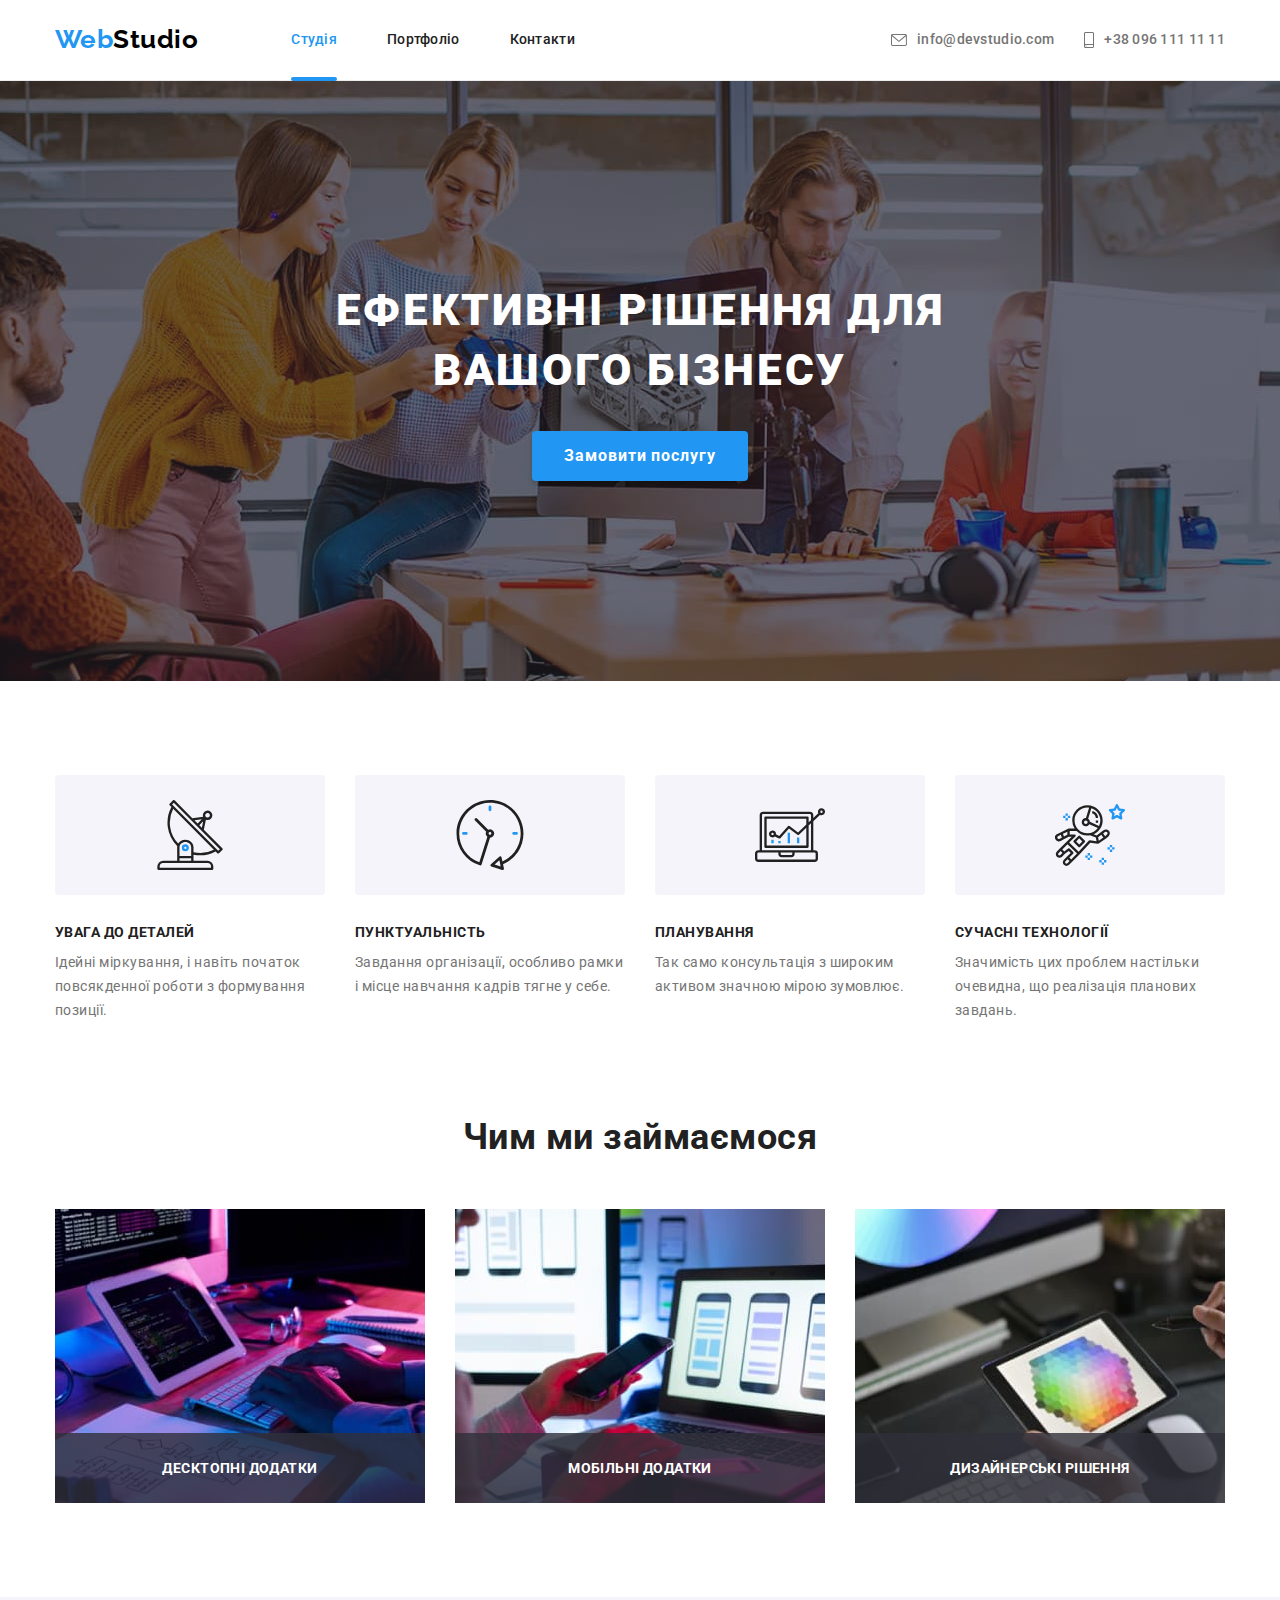
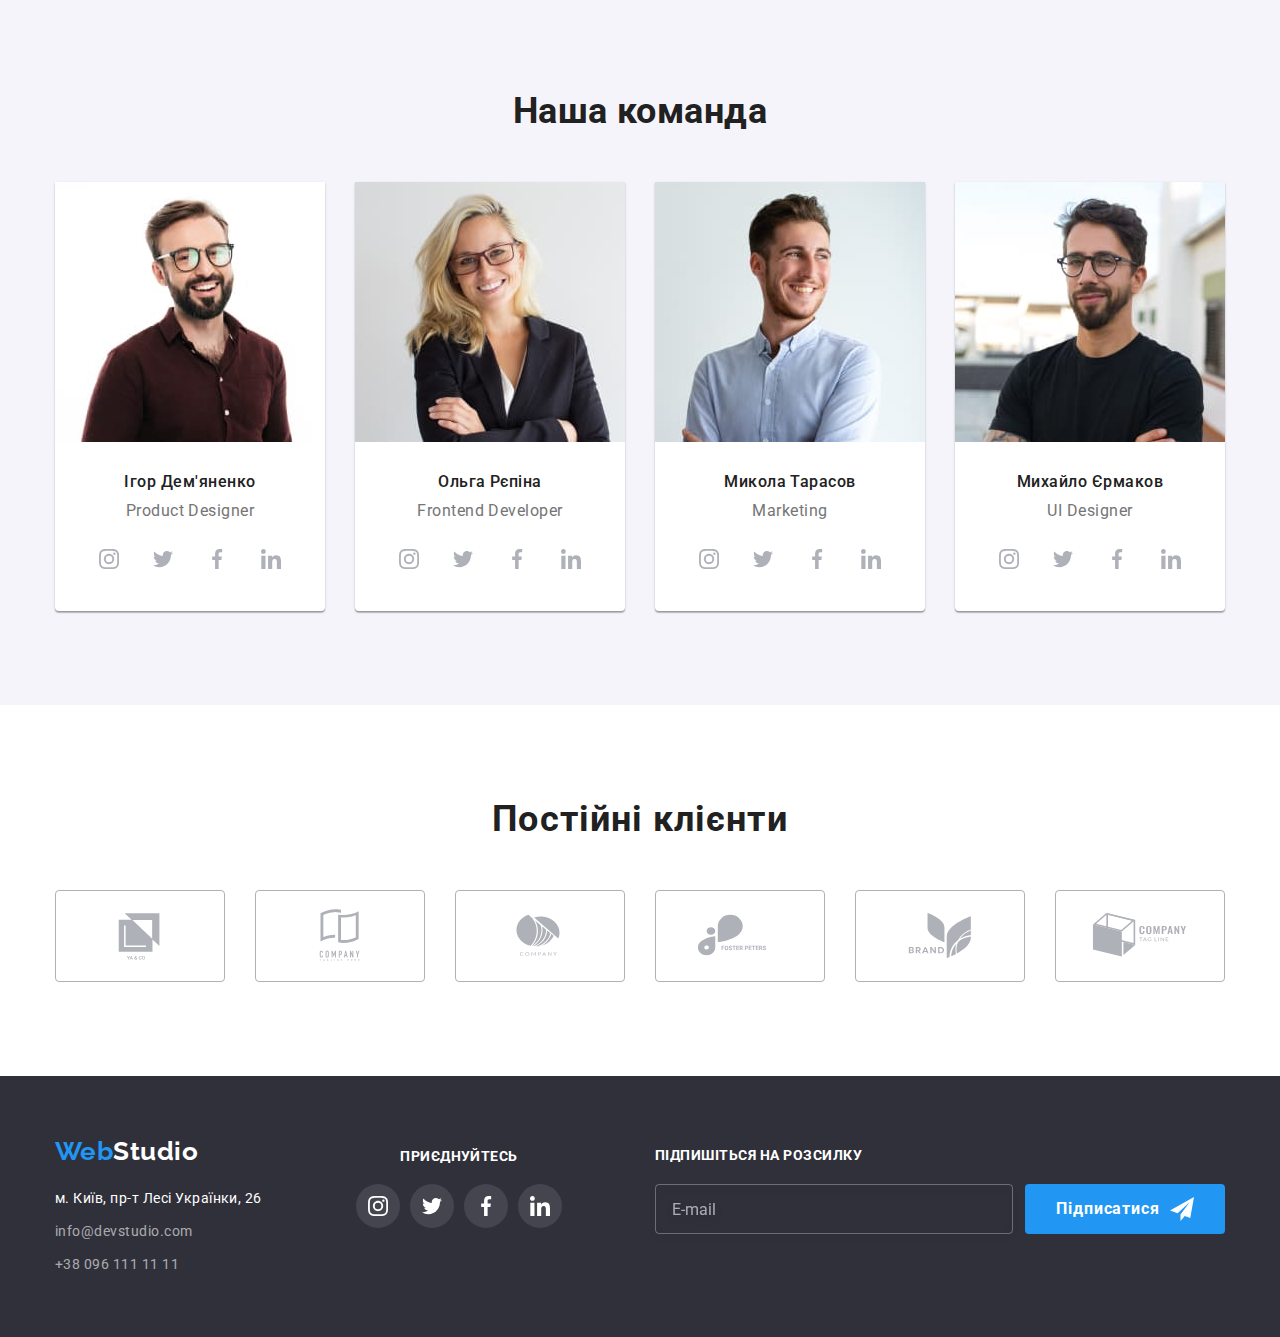
<file: index.html>
<!DOCTYPE html>
<html lang="uk">
  <head>
    <meta charset="UTF-8" />
    <meta name="viewport" content="width=device-width, initial-scale=1.0" />
    <title>Document</title>

    <link rel="preconnect" href="https://fonts.googleapis.com" />
    <link rel="preconnect" href="https://fonts.gstatic.com" crossorigin />
    <link
      href="https://fonts.googleapis.com/css2?family=Raleway:wght@700&family=Roboto:wght@400;500;700;900&display=swap"
      rel="stylesheet"
    />
    <link
      rel="stylesheet"
      href="https://cdnjs.cloudflare.com/ajax/libs/modern-normalize/0.6.0/modern-normalize.min.css"
    />
    <link rel="stylesheet" href="./css/main.min.css" />
  </head>
  <!-- Шапка -->
  <body class="page">
    <header>
      <div class="container nav-container">
        <nav class="main-container">
          <a href="./index.html" class="header logo">
            <span>Web</span>Studio
          </a>

          <ul class="site-nav list">
            <li class="site-nav-item current">
              <a href="./index.html" class="nav-link link current-link"
                >Студія</a
              >
            </li>
            <li class="site-nav-item">
              <a href="./portfolio.html" class="nav-link link">Портфоліо</a>
            </li>
            <li class="site-nav-item">
              <a href="" class="nav-link link">Контакти</a>
            </li>
          </ul>
        </nav>
        <ul class="contact list">
          <li class="contact-list-item">
            <a href="mailto:info@devstudio.com" class="link mail">
              <svg class="icon-header icon-envelope" width="16" height="12">
                <use href="./images/icons.svg#icon-envelope"></use>
              </svg>
              info@devstudio.com</a
            >
          </li>
          <li class="contact-list-item">
            <a href="tel:+380961111111" class="link telefon">
              <svg class="icon-header icon-phone" width="10" height="16">
                <use href="./images/icons.svg#icon-smartphone"></use>
              </svg>
              +38 096 111 11 11</a
            >
          </li>
        </ul>
      </div>

      <div class="mob-header container">
        <a href="./index.html" class="header logo mob-header__logo">
          <span>Web</span>Studio
        </a>
        <button type="button" class="mob-header__open-button menu-open">
          <svg class="mob-header_open-icon" width="40" height="40">
            <use href="./images/icons.svg#icon-menu-open"></use>
          </svg>
        </button>
      </div>

      <div class="mob-menu is-hidden">
        <button type="button" class="mob-header__close-button menu-close">
          <svg class="mob-header_close-icon" width="40" height="40">
            <use href="./images/icons.svg#icon-menu-close"></use>
          </svg>
        </button>
        <ul class="mob-menu__nav list">
          <li class="mob-menu__item">
            <a
              href="./index.html"
              class="mob-menu__link mob-menu__link--current"
              >Студія</a
            >
          </li>
          <li class="mob-menu__item">
            <a href="./portfolio.html" class="mob-menu__link">Портфоліо</a>
          </li>
          <li class="mob-menu__item">
            <a href="" class="mob-menu__link">Контакти</a>
          </li>
        </ul>
        <div class="mob-menu__wrap">
          <ul class="mob-menu_contact">
            <li class="mob_menu__telefon">
              <a
                href="tel:+380961111111"
                class="mob-menu__contact-link mob-menu__contact-link-tel"
              >
                +38 096 111 11 11</a
              >
            </li>
            <li class="mob_menu__mail">
              <a
                href="mailto:info@devstudio.com"
                class="mob-menu__contact-link mob-menu__contact-link-mail"
              >
                info@devstudio.com</a
              >
            </li>
          </ul>

          <ul class="mob-menu__social">
            <li class="mob-menu__element">
              <a href="" class="mob-menu__link-soc">Instagram</a>
            </li>
            <li class="mob-menu__element">
              <a href="" class="mob-menu__link-soc">Twitter</a>
            </li>
            <li class="mob-menu__element">
              <a href="" class="mob-menu__link-soc">Facebook</a>
            </li>
            <li class="mob-menu__element">
              <a href="" class="mob-menu__link-soc">LinkedIn</a>
            </li>
          </ul>
        </div>
      </div>
    </header>

    <main>
      <!-- Герой -->
      <section class="hero">
        <h1 class="hero__title">Ефективні рішення для вашого бізнесу</h1>
        <button class="hero__button" type="button" data-modal-open>
          Замовити послугу
        </button>
      </section>

      <!-- Переваги -->
      <section class="benefit">
        <div class="benefit__container">
          <h2 class="visually-hidden">Переваги компанії</h2>
          <ul class="benefit__list">
            <li class="benefit__item">
              <div class="benefit__content">
                <svg class="benefit__icon" width="70" height="70">
                  <use href="./images/icons.svg#icon-antenna"></use>
                </svg>
              </div>
              <h3 class="benefit__title">УВАГА ДО ДЕТАЛЕЙ</h3>
              <p class="benefit__text">
                Ідейні міркування, і навіть початок повсякденної роботи з
                формування позиції.
              </p>
            </li>

            <li class="benefit__item">
              <div class="benefit__content">
                <svg class="benefit__icon" width="70" height="70">
                  <use href="./images/icons.svg#icon-clock"></use>
                </svg>
              </div>
              <h3 class="benefit__title">ПУНКТУАЛЬНІСТЬ</h3>
              <p class="benefit__text">
                Завдання організації, особливо рамки і місце навчання кадрів
                тягне у себе.
              </p>
            </li>

            <li class="benefit__item">
              <div class="benefit__content">
                <svg class="benefit__icon" width="70" height="70">
                  <use href="./images/icons.svg#icon-diagram"></use>
                </svg>
              </div>
              <h3 class="benefit__title">ПЛАНУВАННЯ</h3>
              <p class="benefit__text">
                Так само консультація з широким активом значною мірою зумовлює.
              </p>
            </li>

            <li class="benefit__item">
              <div class="benefit__content">
                <svg class="benefit__icon" width="70" height="70">
                  <use href="./images/icons.svg#icon-astronaut"></use>
                </svg>
              </div>
              <h3 class="benefit__title">СУЧАСНІ ТЕХНОЛОГІЇ</h3>
              <p class="benefit__text">
                Значимість цих проблем настільки очевидна, що реалізація
                планових завдань.
              </p>
            </li>
          </ul>
        </div>
      </section>

      <!--Сфера діяльності-->
      <section class="works">
        <div class="container works__container">
          <h2 class="works__title">Чим ми займаємося</h2>
          <ul class="works__list">
            <li class="works__card">
              <div class="works__content">
                <img
                  srcset="
                    ./images/index_jpg/Box/box1_1x.jpg 1x,
                    ./images/index_jpg/Box/box1_2x.jpg 2x
                  "
                  src="./images/index_jpg/Box/box1_1x.jpg"
                  alt="Верстка сайту"
                  width="370"
                />
                <p class="works__text">Десктопні додатки</p>
              </div>
            </li>

            <li class="works__card">
              <div class="works__content">
                <img
                  srcset="
                    ./images/index_jpg/Box/box2_1x.jpg 1x,
                    ./images/index_jpg/Box/box2_2x.jpg 2x
                  "
                  src="./images/index_jpg/Box/box2_1x.jpg"
                  alt="Тестування сайту"
                  width="370"
                />
                <p class="works__text">Мобільні додатки</p>
              </div>
            </li>

            <li class="works__card">
              <div class="works__content">
                <img
                  srcset="
                    ./images/index_jpg/Box/box3_1x.jpg 1x,
                    ./images/index_jpg/Box/box3_2x.jpg 2x
                  "
                  src="./images/index_jpg/Box/box3_1x.jpg"
                  alt="Дизайн"
                  width="370"
                />
                <p class="works__text">Дизайнерські рішення</p>
              </div>
            </li>
          </ul>
        </div>
      </section>

      <!-- Команда -->
      <section class="team">
        <div class="container team__container">
          <h2 class="team__header">Наша команда</h2>

          <ul class="team__list">
            <li class="team__article">
              <picture>
                <source
                  srcset="
                    ./images/index_jpg/Team/1team_1200_1x.jpg 1x,
                    ./images/index_jpg/Team/1team_1200_2x.jpg 2x
                  "
                  media="(min-width: 1200px)"
                />
                <source
                  srcset="
                    ./images/index_jpg/Team/1team_768_1x.jpg 1x,
                    ./images/index_jpg/Team/1team_768_2x.jpg 2x
                  "
                  media="(min-width: 768px)"
                />
                <source
                  srcset="
                    ./images/index_jpg/Team/1team_480_1x.jpg 1x,
                    ./images/index_jpg/Team/1team_480_2x.jpg 2x
                  "
                  media="(max-width: 767px)"
                />
                <img
                  src="./images/index_jpg/Team/1team_480_1x.jpg"
                  class="team__image"
                  alt="Спеціаліст 1"
                  width="450"
                />
              </picture>

              <div class="team__meta">
                <h3 class="team__name">Ігор Дем'яненко</h3>
                <p class="team__position" lang="en">Product Designer</p>
                <ul class="social-list">
                  <li class="social-list__element">
                    <a
                      href="https://www.instagram.com/"
                      class="social-list__link"
                      target="_blank"
                      rel="noopener noreferrer"
                    >
                      <svg class="social-list__icon" width="20" height="20">
                        <use href="./images/icons.svg#icon-instagram"></use>
                      </svg>
                    </a>
                  </li>
                  <li class="social-list__element">
                    <a
                      href="https://twitter.com/"
                      class="social-list__link"
                      target="_blank"
                      rel="noopener noreferrer"
                    >
                      <svg class="social-list__icon" width="20" height="20">
                        <use href="./images/icons.svg#icon-twitter"></use>
                      </svg>
                    </a>
                  </li>
                  <li class="social-list__element">
                    <a
                      href="https://facebook.com/"
                      class="social-list__link"
                      target="_blank"
                      rel="noopener noreferrer"
                    >
                      <svg class="social-list__icon" width="20" height="20">
                        <use href="./images/icons.svg#icon-facebook"></use>
                      </svg>
                    </a>
                  </li>
                  <li class="social-list__element">
                    <a
                      href="https://www.linkedin.com/"
                      class="social-list__link"
                      target="_blank"
                      rel="noopener noreferrer"
                    >
                      <svg class="social-list__icon" width="20" height="20">
                        <use href="./images/icons.svg#icon-linkedin"></use>
                      </svg>
                    </a>
                  </li>
                </ul>
              </div>
            </li>

            <li class="team__article">
              <picture>
                <source
                  srcset="
                    ./images/index_jpg/Team/2team_1200_1x.jpg 1x,
                    ./images/index_jpg/Team/2team_1200_2x.jpg 2x
                  "
                  media="(min-width: 1200px)"
                />
                <source
                  srcset="
                    ./images/index_jpg/Team/2team_768_1x.jpg 1x,
                    ./images/index_jpg/Team/2team_768_2x.jpg 2x
                  "
                  media="(min-width: 768px)"
                />
                <source
                  srcset="
                    ./images/index_jpg/Team/2team_480_1x.jpg 1x,
                    ./images/index_jpg/Team/2team_480_2x.jpg 2x
                  "
                  media="(max-width: 767px)"
                />
                <img
                  src="./images/team2.jpg"
                  alt="Спеціаліст 2"
                  width="450"
                  class="team__image"
                />
              </picture>

              <div class="team__meta">
                <h3 class="team__name">Ольга Рєпіна</h3>
                <p class="team__position" lang="en">Frontend Developer</p>
                <ul class="social-list">
                  <li class="social-list__element">
                    <a
                      href="https://www.instagram.com/"
                      class="social-list__link"
                      target="_blank"
                      rel="noopener noreferrer"
                    >
                      <svg class="social-list__icon" width="20" height="20">
                        <use href="./images/icons.svg#icon-instagram"></use>
                      </svg>
                    </a>
                  </li>
                  <li class="social-list__element">
                    <a
                      href="https://twitter.com/"
                      class="social-list__link"
                      target="_blank"
                      rel="noopener noreferrer"
                    >
                      <svg class="social-list__icon" width="20" height="20">
                        <use href="./images/icons.svg#icon-twitter"></use>
                      </svg>
                    </a>
                  </li>
                  <li class="social-list__element">
                    <a
                      href="https://facebook.com/"
                      class="social-list__link"
                      target="_blank"
                      rel="noopener noreferrer"
                    >
                      <svg class="social-list__icon" width="20" height="20">
                        <use href="./images/icons.svg#icon-facebook"></use>
                      </svg>
                    </a>
                  </li>
                  <li class="social-list__element">
                    <a
                      href="https://www.linkedin.com/"
                      class="social-list__link"
                      target="_blank"
                      rel="noopener noreferrer"
                    >
                      <svg class="social-list__icon" width="20" height="20">
                        <use href="./images/icons.svg#icon-linkedin"></use>
                      </svg>
                    </a>
                  </li>
                </ul>
              </div>
            </li>

            <li class="team__article">
              <picture>
                <source
                  srcset="
                    ./images/index_jpg/Team/3team_1200_1x.jpg 1x,
                    ./images/index_jpg/Team/3team_1200_2x.jpg 2x
                  "
                  media="(min-width: 1200px)"
                />
                <source
                  srcset="
                    ./images/index_jpg/Team/3team_768_1x.jpg 1x,
                    ./images/index_jpg/Team/3team_768_2x.jpg 2x
                  "
                  media="(min-width: 768px)"
                />
                <source
                  srcset="
                    ./images/index_jpg/Team/3team_480_1x.jpg 1x,
                    ./images/index_jpg/Team/3team_480_2x.jpg 2x
                  "
                  media="(max-width: 767px)"
                />
                <img
                  src="./images/team3.jpg"
                  alt="Спеціаліст 3"
                  width="450"
                  class="team__image"
                />
              </picture>

              <div class="team__meta">
                <h3 class="team__name">Микола Тарасов</h3>
                <p class="team__position" lang="en">Marketing</p>
                <ul class="social-list">
                  <li class="social-list__element">
                    <a
                      href="https://www.instagram.com/"
                      class="social-list__link"
                      target="_blank"
                      rel="noopener noreferrer"
                    >
                      <svg class="social-list__icon" width="20" height="20">
                        <use href="./images/icons.svg#icon-instagram"></use>
                      </svg>
                    </a>
                  </li>
                  <li class="social-list__element">
                    <a
                      href="https://twitter.com/"
                      class="social-list__link"
                      target="_blank"
                      rel="noopener noreferrer"
                    >
                      <svg class="social-list__icon" width="20" height="20">
                        <use href="./images/icons.svg#icon-twitter"></use>
                      </svg>
                    </a>
                  </li>
                  <li class="social-list__element">
                    <a
                      href="https://facebook.com/"
                      class="social-list__link"
                      target="_blank"
                      rel="noopener noreferrer"
                    >
                      <svg class="social-list__icon" width="20" height="20">
                        <use href="./images/icons.svg#icon-facebook"></use>
                      </svg>
                    </a>
                  </li>
                  <li class="social-list__element">
                    <a
                      href="https://www.linkedin.com/"
                      class="social-list__link"
                      target="_blank"
                      rel="noopener noreferrer"
                    >
                      <svg class="social-list__icon" width="20" height="20">
                        <use href="./images/icons.svg#icon-linkedin"></use>
                      </svg>
                    </a>
                  </li>
                </ul>
              </div>
            </li>

            <li class="team__article">
              <picture>
                <source
                  srcset="
                    ./images/index_jpg/Team/4team_1200_1x.jpg 1x,
                    ./images/index_jpg/Team/4team_1200_2x.jpg 2x
                  "
                  media="(min-width: 1200px)"
                />
                <source
                  srcset="
                    ./images/index_jpg/Team/4team_768_1x.jpg 1x,
                    ./images/index_jpg/Team/4team_768_2x.jpg 2x
                  "
                  media="(min-width: 768px)"
                />
                <source
                  srcset="
                    ./images/index_jpg/Team/4team_480_1x.jpg 1x,
                    ./images/index_jpg/Team/4team_480_2x.jpg 2x
                  "
                  media="(max-width: 767px)"
                />
                <img
                  src="./images/team4.jpg"
                  alt="Спеціаліст 4"
                  width="450"
                  class="team__image"
                />
              </picture>

              <div class="team__meta">
                <h3 class="team__name">Михайло Єрмаков</h3>
                <p class="team__position" lang="en">UI Designer</p>
                <ul class="social-list">
                  <li class="social-list__element">
                    <a
                      href="https://www.instagram.com/"
                      class="social-list__link"
                      target="_blank"
                      rel="noopener noreferrer"
                    >
                      <svg class="social-list__icon" width="20" height="20">
                        <use href="./images/icons.svg#icon-instagram"></use>
                      </svg>
                    </a>
                  </li>
                  <li class="social-list__element">
                    <a
                      href="https://twitter.com/"
                      class="social-list__link"
                      target="_blank"
                      rel="noopener noreferrer"
                    >
                      <svg class="social-list__icon" width="20" height="20">
                        <use href="./images/icons.svg#icon-twitter"></use>
                      </svg>
                    </a>
                  </li>
                  <li class="social-list__element">
                    <a
                      href="https://facebook.com/"
                      class="social-list__link"
                      target="_blank"
                      rel="noopener noreferrer"
                    >
                      <svg class="social-list__icon" width="20" height="20">
                        <use href="./images/icons.svg#icon-facebook"></use>
                      </svg>
                    </a>
                  </li>
                  <li class="social-list__element">
                    <a
                      href="https://www.linkedin.com/"
                      class="social-list__link"
                      target="_blank"
                      rel="noopener noreferrer"
                    >
                      <svg class="social-list__icon" width="20" height="20">
                        <use href="./images/icons.svg#icon-linkedin"></use>
                      </svg>
                    </a>
                  </li>
                </ul>
              </div>
            </li>
          </ul>
        </div>
      </section>

      <!-- Наші клієнти -->
      <section class="section clients-section">
        <div class="container">
          <h2 class="clients-section-header">Постійні клієнти</h2>
          <ul class="clients-list list">
            <li class="client-item">
              <a href="" class="client-link">
                <svg class="icon-client-logo" width="106" height="60">
                  <use href="./images/icons.svg#icon-Logo1"></use>
                </svg>
              </a>
            </li>
            <li class="client-item">
              <a href="" class="client-link">
                <svg class="icon-client-logo" width="106" height="60">
                  <use href="./images/icons.svg#icon-Logo2"></use>
                </svg>
              </a>
            </li>
            <li class="client-item">
              <a href="" class="client-link">
                <svg class="icon-client-logo" width="106" height="60">
                  <use href="./images/icons.svg#icon-Logo3"></use>
                </svg>
              </a>
            </li>
            <li class="client-item">
              <a href="" class="client-link">
                <svg class="icon-client-logo" width="106" height="60">
                  <use href="./images/icons.svg#icon-Logo4"></use>
                </svg>
              </a>
            </li>
            <li class="client-item">
              <a href="" class="client-link">
                <svg class="icon-client-logo" width="106" height="60">
                  <use href="./images/icons.svg#icon-Logo5"></use>
                </svg>
              </a>
            </li>
            <li class="client-item">
              <a href="" class="client-link">
                <svg class="icon-client-logo" width="106" height="60">
                  <use href="./images/icons.svg#icon-Logo6"></use>
                </svg>
              </a>
            </li>
          </ul>
        </div>
      </section>
    </main>

    <!-- Footer -->
    <footer class="footer-section">
      <div class="footer-container">
        <div class="footer-wrap-add">
          <address>
            <a href="./index.html" class="footer logo">
              <span>Web</span>Studio</a
            >
            <ul class="list list-footer-address">
              <li class="footer-items">
                <a
                  href="https://www.google.com.ua/maps/place/%D0%B1%D1%83%D0%BB%D1%8C%D0%B2%D0%B0%D1%80+%D0%9B%D0%B5%D1%81%D1%96+%D0%A3%D0%BA%D1%80%D0%B0%D1%97%D0%BD%D0%BA%D0%B8,+26,+%D0%9A%D0%B8%D1%97%D0%B2,+02000/@50.4265841,30.5361971,17z/data=!3m1!4b1!4m5!3m4!1s0x40d4cf0e033ecbe9:0x57a4dffefec77da0!8m2!3d50.4265807!4d30.5383858"
                  class="address"
                  target="_blank"
                  rel="noopener noreferrer"
                  >м. Київ, пр-т Лесі Українки, 26</a
                >
              </li>
              <li class="footer-items">
                <a href="mailto:info@devstudio.com" class="mail footer-mail"
                  >info@devstudio.com</a
                ><br />
              </li>
              <li class="footer-items">
                <a href="tel:+380961111111" class="telephone"
                  >+38 096 111 11 11</a
                >
              </li>
            </ul>
          </address>
          <div class="footer-social-links">
            <h2 class="footer-title-join">Приєднуйтесь</h2>
            <ul class="social-list social-list--footer">
              <li class="social-list__element">
                <a
                  href="https://www.instagram.com/"
                  class="social-list__link social-list__link--footer"
                  target="_blank"
                  rel="noopener noreferrer"
                >
                  <svg class="icon-instagram" width="20" height="20">
                    <use href="./images/icons.svg#icon-instagram"></use>
                  </svg>
                </a>
              </li>
              <li class="social-list__element">
                <a
                  href="https://twitter.com/"
                  class="social-list__link social-list__link--footer"
                  target="_blank"
                  rel="noopener noreferrer"
                >
                  <svg class="icon-twitter" width="20" height="20">
                    <use href="./images/icons.svg#icon-twitter"></use>
                  </svg>
                </a>
              </li>
              <li class="social-list__element">
                <a
                  href="https://facebook.com/"
                  class="social-list__link social-list__link--footer"
                  target="_blank"
                  rel="noopener noreferrer"
                >
                  <svg class="icon-facebook" width="20" height="20">
                    <use href="./images/icons.svg#icon-facebook"></use>
                  </svg>
                </a>
              </li>
              <li class="social-list__element">
                <a
                  href="https://www.linkedin.com/"
                  class="social-list__link social-list__link--footer"
                  target="_blank"
                  rel="noopener noreferrer"
                >
                  <svg class="icon-linkedin" width="20" height="20">
                    <use href="./images/icons.svg#icon-linkedin"></use>
                  </svg>
                </a>
              </li>
            </ul>
          </div>
        </div>

        <div class="subscription">
          <p>Підпишіться на розсилку</p>
          <form class="form-subscription js-speaker-form">
            <label for="mail">
              <input type="email" name="mail" placeholder="E-mail" />
            </label>
            <button type="submit" class="button-subscription">
              Підписатися
              <svg class="icon" width="24" height="24">
                <use href="./images/icons.svg#icon-arrow"></use>
              </svg>
            </button>
          </form>
        </div>
      </div>
    </footer>
    <!-- Modal window -->
    <div class="backdrop is-hidden" data-modal>
      <div class="modal">
        <button class="closing-button" type="button" data-modal-close>
          <svg class="icon-cross-close" width="11" height="11">
            <use href="./images/icons.svg#icon-cross"></use>
          </svg>
        </button>
        <p class="modal-title">Залиште свої дані, ми вам передзвонимо</p>
        <form class="modal-form">
          <div class="modal-field">
            <label for="user-name" class="modal-label">Ім'я</label>
            <div class="input-wrap">
              <input
                type="text"
                name="user-name"
                class="modal-input"
                placeholder=" "
                required
                id="user-name"
              />
              <svg class="modal-icon" width="18" height="18">
                <use href="./images/icons.svg#icon-person-form"></use>
              </svg>
            </div>
          </div>

          <div class="modal-field">
            <label for="user-telefon" class="modal-label">Телефон</label>
            <div class="input-wrap">
              <input
                type="tel"
                name="user-telefon"
                class="modal-input"
                placeholder=" "
                required
                id="user-telefon"
              />
              <svg class="modal-icon" width="18" height="18">
                <use href="./images/icons.svg#icon-phone-form"></use>
              </svg>
            </div>
          </div>

          <div class="modal-field">
            <label for="user-email" class="modal-label">Пошта</label>
            <div class="input-wrap">
              <input
                type="email"
                name="user-email"
                class="modal-input"
                placeholder=" "
                required
                id="user-email"
              />
              <svg class="modal-icon" width="18" height="18">
                <use href="./images/icons.svg#icon-email-form"></use>
              </svg>
            </div>
          </div>

          <div class="modal-field">
            <label for="user-text" class="modal-label">Коментар</label>
            <textarea
              name="user-text"
              id="user-text"
              class="modal-text"
              placeholder="Введіть текст"
            ></textarea>
          </div>

          <label class="form-privacy" for="checkbox">
            <input
              type="checkbox"
              class="checkbox visually-hidden"
              name="checkbox"
              value="true"
              id="checkbox"
            />
            <div class="privacy-icons">
              <svg class="icon-checkmark icon" width="16" height="15">
                <use href="./images/icons.svg#icon-icon-check"></use>
              </svg>
              <svg class="icon-border icon" width="16" height="15">
                <use href="./images/icons.svg#icon-border"></use>
              </svg>
            </div>
            <div class="privacy-text">
              Погоджуюся з розсилкою та приймаю
              <a href="#">Умови договору</a>
            </div>
          </label>

          <button type="submit" class="button-send">Відправити</button>
        </form>
      </div>
    </div>
    <script src="./js/mobile-menu.js"></script>
    <script src="./js/modal.js"></script>
  </body>
</html>
</file>
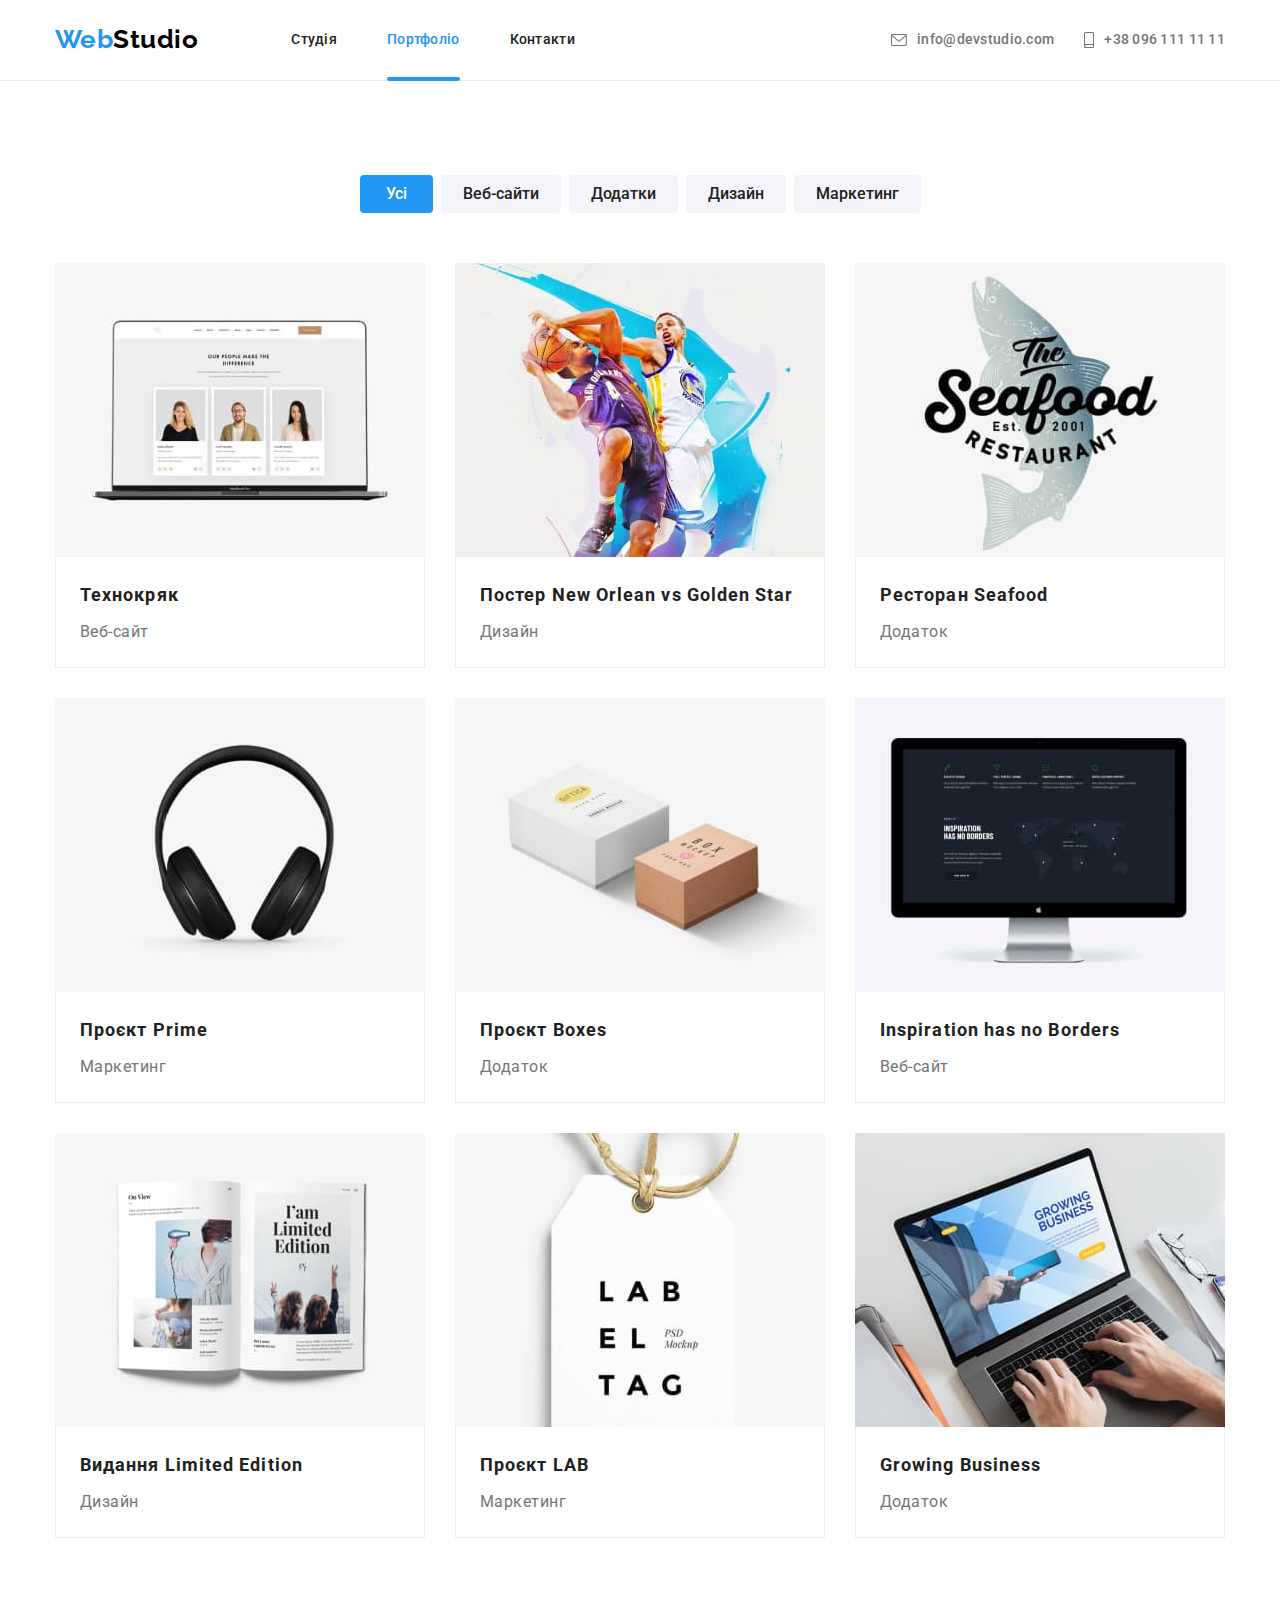
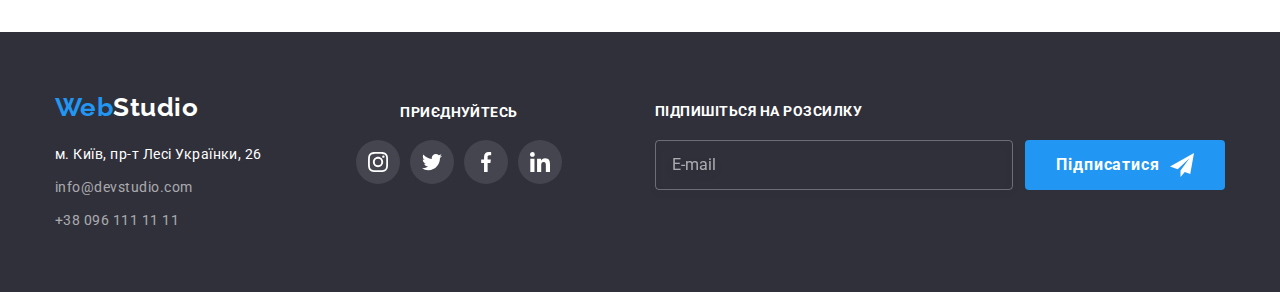
<file: portfolio.html>
<!DOCTYPE html>
<html lang="uk">
  <head>
    <meta charset="UTF-8" />
    <meta name="viewport" content="width=device-width, initial-scale=1.0" />
    <title>Document</title>

    <link rel="preconnect" href="https://fonts.googleapis.com" />
    <link rel="preconnect" href="https://fonts.gstatic.com" crossorigin />
    <link
      href="https://fonts.googleapis.com/css2?family=Raleway:wght@700&family=Roboto:wght@400;500;700;900&display=swap"
      rel="stylesheet"
    />
    <link
      rel="stylesheet"
      href="https://cdnjs.cloudflare.com/ajax/libs/modern-normalize/0.6.0/modern-normalize.min.css"
    />
    <link rel="stylesheet" href="./css/main.min.css" />
  </head>
  <!-- Шапка -->
  <body class="page">
    <header>
      <div class="container nav-container">
        <nav class="main-container">
          <a href="./index.html" class="header logo">
            <span>Web</span>Studio
          </a>

          <ul class="site-nav list">
            <li class="site-nav-item current">
              <a href="./index.html" class="nav-link link">Студія</a>
            </li>
            <li class="site-nav-item">
              <a href="./portfolio.html" class="nav-link link current-link"
                >Портфоліо</a
              >
            </li>
            <li class="site-nav-item">
              <a href="" class="nav-link link">Контакти</a>
            </li>
          </ul>
        </nav>
        <ul class="contact list">
          <li class="contact-list-item">
            <a href="mailto:info@devstudio.com" class="link mail">
              <svg class="icon-header icon-envelope" width="16" height="12">
                <use href="./images/icons.svg#icon-envelope"></use>
              </svg>
              info@devstudio.com</a
            >
          </li>
          <li class="contact-list-item">
            <a href="tel:+380961111111" class="link telefon">
              <svg class="icon-header icon-phone" width="10" height="16">
                <use href="./images/icons.svg#icon-smartphone"></use>
              </svg>
              +38 096 111 11 11</a
            >
          </li>
        </ul>
      </div>

      <div class="mob-header container">
        <a href="./index.html" class="header logo mob-header__logo">
          <span>Web</span>Studio
        </a>
        <button type="button" class="mob-header__open-button menu-open">
          <svg class="mob-header_open-icon" width="40" height="40">
            <use href="./images/icons.svg#icon-menu-open"></use>
          </svg>
        </button>
      </div>

      <div class="mob-menu is-hidden">
        <button type="button" class="mob-header__close-button menu-close">
          <svg class="mob-header_close-icon" width="40" height="40">
            <use href="./images/icons.svg#icon-menu-close"></use>
          </svg>
        </button>
        <ul class="mob-menu__nav list">
          <li class="mob-menu__item">
            <a
              href="./index.html"
              class="mob-menu__link mob-menu__link--current"
              >Студія</a
            >
          </li>
          <li class="mob-menu__item">
            <a href="./portfolio.html" class="mob-menu__link">Портфоліо</a>
          </li>
          <li class="mob-menu__item">
            <a href="" class="mob-menu__link">Контакти</a>
          </li>
        </ul>
        <div class="mob-menu__wrap">
          <ul class="mob-menu_contact">
            <li class="mob_menu__telefon">
              <a
                href="tel:+380961111111"
                class="mob-menu__contact-link mob-menu__contact-link-tel"
              >
                +38 096 111 11 11</a
              >
            </li>
            <li class="mob_menu__mail">
              <a
                href="mailto:info@devstudio.com"
                class="mob-menu__contact-link mob-menu__contact-link-mail"
              >
                info@devstudio.com</a
              >
            </li>
          </ul>

          <ul class="mob-menu__social">
            <li class="mob-menu__element">
              <a href="" class="mob-menu__link-soc">Instagram</a>
            </li>
            <li class="mob-menu__element">
              <a href="" class="mob-menu__link-soc">Twitter</a>
            </li>
            <li class="mob-menu__element">
              <a href="" class="mob-menu__link-soc">Facebook</a>
            </li>
            <li class="mob-menu__element">
              <a href="" class="mob-menu__link-soc">LinkedIn</a>
            </li>
          </ul>
        </div>
      </div>
    </header>
    <main class="container section portfolio">
      <!-- Заголовок для хайду в майбутньому -->
      <h1 class="portfolio-title visually-hidden">Наші роботи</h1>

      <div class="button-container">
        <ul class="list portfolio-filters">
          <li class="filter">
            <button class="filter-button current" type="button">Усі</button>
          </li>
          <li class="filter">
            <button class="filter-button" type="button">Веб-сайти</button>
          </li>
          <li class="filter">
            <button class="filter-button filter-button-add" type="button">
              Додатки
            </button>
          </li>
          <li class="filter">
            <button class="filter-button" type="button">Дизайн</button>
          </li>
          <li class="filter">
            <button class="filter-button" type="button">Маркетинг</button>
          </li>
        </ul>
      </div>

      <div class="portfolio-container">
        <ul class="list portfolio-list">
          <li class="portfolio-example">
            <a href="" class="portfolio-link">
              <div class="container-hover-text">
                <picture>
                  <source
                    srcset="
                      ./images/portfolio_jpg/1/1portfolio_1200_1x.jpg 1x,
                      ./images/portfolio_jpg/1/1portfolio_1200_2x.jpg 2x
                    "
                    media="(min-width: 1200px)"
                  />
                  <source
                    srcset="
                      ./images/portfolio_jpg/1/1portfolio_768_1x.jpg 1x,
                      ./images/portfolio_jpg/1/1portfolio_768_2x.jpg 2x
                    "
                    media="(min-width: 768px)"
                  />
                  <source
                    srcset="
                      ./images/portfolio_jpg/1/1portfolio_480_1x.jpg 1x,
                      ./images/portfolio_jpg/1/1portfolio_480_2x.jpg 2x
                    "
                    media="(max-width: 767px)"
                  />
                  <img
                    src="./images/portfolio1.jpg"
                    alt="ноутбук"
                    width="450"
                    class="portfolio-image"
                  />
                </picture>

                <p class="hover-text">
                  Ресурс пропонує комплексні пропозиції з різним рівнем
                  функціоналу та сервісів. Все це дозволить відвідувачу отримати
                  вичерпні відомості про компанію чи приватну особу.
                </p>
              </div>
              <div class="portfolio-card-border">
                <h2 class="portfolio-example-title">Технокряк</h2>
                <p class="portfolio-example-text">Веб-сайт</p>
              </div>
            </a>
          </li>

          <li class="portfolio-example">
            <a href="" class="portfolio-link">
              <div class="container-hover-text">
                <picture>
                  <source
                    srcset="
                      ./images/portfolio_jpg/2/2portfolio_1200_1x.jpg 1x,
                      ./images/portfolio_jpg/2/2portfolio_1200_2x.jpg 2x
                    "
                    media="(min-width: 1200px)"
                  />
                  <source
                    srcset="
                      ./images/portfolio_jpg/2/2portfolio_768_1x.jpg 1x,
                      ./images/portfolio_jpg/2/2portfolio_768_2x.jpg 2x
                    "
                    media="(min-width: 768px)"
                  />
                  <source
                    srcset="
                      ./images/portfolio_jpg/2/2portfolio_480_1x.jpg 1x,
                      ./images/portfolio_jpg/2/2portfolio_480_2x.jpg 2x
                    "
                    media="(max-width: 767px)"
                  />
                  <img
                    src="./images/portfolio2.jpg"
                    alt="баскетбол"
                    width="450"
                    class="portfolio-image"
                  />
                </picture>

                <p class="hover-text">
                  Ресурс пропонує комплексні пропозиції з різним рівнем
                  функціоналу та сервісів. Все це дозволить відвідувачу отримати
                  вичерпні відомості про компанію чи приватну особу.
                </p>
              </div>
              <div class="portfolio-card-border">
                <h2 class="portfolio-example-title">
                  Постер New Orlean vs Golden Star
                </h2>
                <p class="portfolio-example-text">Дизайн</p>
              </div>
            </a>
          </li>

          <li class="portfolio-example">
            <a href="" class="portfolio-link">
              <div class="container-hover-text">
                <picture>
                  <source
                    srcset="
                      ./images/portfolio_jpg/3/3portfolio_1200_1x.jpg 1x,
                      ./images/portfolio_jpg/3/3portfolio_1200_2x.jpg 2x
                    "
                    media="(min-width: 1200px)"
                  />
                  <source
                    srcset="
                      ./images/portfolio_jpg/3/3portfolio_768_1x.jpg 1x,
                      ./images/portfolio_jpg/3/3portfolio_768_2x.jpg 2x
                    "
                    media="(min-width: 768px)"
                  />
                  <source
                    srcset="
                      ./images/portfolio_jpg/3/3portfolio_480_1x.jpg 1x,
                      ./images/portfolio_jpg/3/3portfolio_480_2x.jpg 2x
                    "
                    media="(max-width: 767px)"
                  />
                  <img
                    src="./images/portfolio3.jpg"
                    alt="ресторан"
                    width="450"
                    class="portfolio-image"
                  />
                </picture>

                <p class="hover-text">
                  Ресурс пропонує комплексні пропозиції з різним рівнем
                  функціоналу та сервісів. Все це дозволить відвідувачу отримати
                  вичерпні відомості про компанію чи приватну особу.
                </p>
              </div>
              <div class="portfolio-card-border">
                <h2 class="portfolio-example-title">Ресторан Seafood</h2>
                <p class="portfolio-example-text">Додаток</p>
              </div>
            </a>
          </li>

          <li class="portfolio-example">
            <a href="" class="portfolio-link">
              <div class="container-hover-text">
                <picture>
                  <source
                    srcset="
                      ./images/portfolio_jpg/4/4portfolio_1200_1x.jpg 1x,
                      ./images/portfolio_jpg/4/4portfolio_1200_2x.jpg 2x
                    "
                    media="(min-width: 1200px)"
                  />
                  <source
                    srcset="
                      ./images/portfolio_jpg/4/4portfolio_768_1x.jpg 1x,
                      ./images/portfolio_jpg/4/4portfolio_768_2x.jpg 2x
                    "
                    media="(min-width: 768px)"
                  />
                  <source
                    srcset="
                      ./images/portfolio_jpg/4/4portfolio_480_1x.jpg 1x,
                      ./images/portfolio_jpg/4/4portfolio_480_2x.jpg 2x
                    "
                    media="(max-width: 767px)"
                  />
                  <img
                    src="./images/portfolio4.jpg"
                    alt="навушники"
                    width="450"
                    class="portfolio-image"
                  />
                </picture>

                <p class="hover-text">
                  Ресурс пропонує комплексні пропозиції з різним рівнем
                  функціоналу та сервісів. Все це дозволить відвідувачу отримати
                  вичерпні відомості про компанію чи приватну особу.
                </p>
              </div>
              <div class="portfolio-card-border">
                <h2 class="portfolio-example-title">Проєкт Prime</h2>
                <p class="portfolio-example-text">Маркетинг</p>
              </div>
            </a>
          </li>

          <li class="portfolio-example">
            <a href="" class="portfolio-link">
              <div class="container-hover-text">
                <picture>
                  <source
                    srcset="
                      ./images/portfolio_jpg/5/5portfolio_1200_1x.jpg 1x,
                      ./images/portfolio_jpg/5/5portfolio_1200_2x.jpg 2x
                    "
                    media="(min-width: 1200px)"
                  />
                  <source
                    srcset="
                      ./images/portfolio_jpg/5/5portfolio_768_1x.jpg 1x,
                      ./images/portfolio_jpg/5/5portfolio_768_2x.jpg 2x
                    "
                    media="(min-width: 768px)"
                  />
                  <source
                    srcset="
                      ./images/portfolio_jpg/5/5portfolio_480_1x.jpg 1x,
                      ./images/portfolio_jpg/5/5portfolio_480_2x.jpg 2x
                    "
                    media="(max-width: 767px)"
                  />
                  <img
                    src="./images/portfolio5.jpg"
                    alt="коробки"
                    width="450"
                    class="portfolio-image"
                  />
                </picture>

                <p class="hover-text">
                  Ресурс пропонує комплексні пропозиції з різним рівнем
                  функціоналу та сервісів. Все це дозволить відвідувачу отримати
                  вичерпні відомості про компанію чи приватну особу.
                </p>
              </div>
              <div class="portfolio-card-border">
                <h2 class="portfolio-example-title">Проєкт Boxes</h2>
                <p class="portfolio-example-text">Додаток</p>
              </div>
            </a>
          </li>

          <li class="portfolio-example">
            <a href="" class="portfolio-link">
              <div class="container-hover-text">
                <picture>
                  <source
                    srcset="
                      ./images/portfolio_jpg/6/6portfolio_1200_1x.jpg 1x,
                      ./images/portfolio_jpg/6/6portfolio_1200_2x.jpg 2x
                    "
                    media="(min-width: 1200px)"
                  />
                  <source
                    srcset="
                      ./images/portfolio_jpg/6/6portfolio_768_1x.jpg 1x,
                      ./images/portfolio_jpg/6/6portfolio_768_2x.jpg 2x
                    "
                    media="(min-width: 768px)"
                  />
                  <source
                    srcset="
                      ./images/portfolio_jpg/6/6portfolio_480_1x.jpg 1x,
                      ./images/portfolio_jpg/6/6portfolio_480_2x.jpg 2x
                    "
                    media="(max-width: 767px)"
                  />
                  <img
                    src="./images/portfolio6.jpg"
                    alt="монітор"
                    width="450"
                    class="portfolio-image"
                  />
                </picture>

                <p class="hover-text">
                  Ресурс пропонує комплексні пропозиції з різним рівнем
                  функціоналу та сервісів. Все це дозволить відвідувачу отримати
                  вичерпні відомості про компанію чи приватну особу.
                </p>
              </div>
              <div class="portfolio-card-border">
                <h2 class="portfolio-example-title">
                  Inspiration has no Borders
                </h2>
                <p class="portfolio-example-text">Веб-сайт</p>
              </div>
            </a>
          </li>

          <li class="portfolio-example">
            <a href="" class="portfolio-link">
              <div class="container-hover-text">
                <picture>
                  <source
                    srcset="
                      ./images/portfolio_jpg/7/7portfolio_1200_1x.jpg 1x,
                      ./images/portfolio_jpg/7/7portfolio_1200_2x.jpg 2x
                    "
                    media="(min-width: 1200px)"
                  />
                  <source
                    srcset="
                      ./images/portfolio_jpg/7/7portfolio_768_1x.jpg 1x,
                      ./images/portfolio_jpg/7/7portfolio_768_2x.jpg 2x
                    "
                    media="(min-width: 768px)"
                  />
                  <source
                    srcset="
                      ./images/portfolio_jpg/7/7portfolio_480_1x.jpg 1x,
                      ./images/portfolio_jpg/7/7portfolio_480_2x.jpg 2x
                    "
                    media="(max-width: 767px)"
                  />
                  <img
                    src="./images/portfolio7.jpg"
                    alt="Книга"
                    width="450"
                    class="portfolio-image"
                  />
                </picture>

                <p class="hover-text">
                  Ресурс пропонує комплексні пропозиції з різним рівнем
                  функціоналу та сервісів. Все це дозволить відвідувачу отримати
                  вичерпні відомості про компанію чи приватну особу.
                </p>
              </div>
              <div class="portfolio-card-border">
                <h2 class="portfolio-example-title">Видання Limited Edition</h2>
                <p class="portfolio-example-text">Дизайн</p>
              </div>
            </a>
          </li>

          <li class="portfolio-example">
            <a href="" class="portfolio-link">
              <div class="container-hover-text">
                <picture>
                  <source
                    srcset="
                      ./images/portfolio_jpg/8/8portfolio_1200_1x.jpg 1x,
                      ./images/portfolio_jpg/8/8portfolio_1200_2x.jpg 2x
                    "
                    media="(min-width: 1200px)"
                  />
                  <source
                    srcset="
                      ./images/portfolio_jpg/8/8portfolio_768_1x.jpg 1x,
                      ./images/portfolio_jpg/8/8portfolio_768_2x.jpg 2x
                    "
                    media="(min-width: 768px)"
                  />
                  <source
                    srcset="
                      ./images/portfolio_jpg/8/8portfolio_480_1x.jpg 1x,
                      ./images/portfolio_jpg/8/8portfolio_480_2x.jpg 2x
                    "
                    media="(max-width: 767px)"
                  />
                  <img
                    src="./images/portfolio8.jpg"
                    alt="бірка"
                    width="450"
                    class="portfolio-image"
                  />
                </picture>

                <p class="hover-text">
                  Ресурс пропонує комплексні пропозиції з різним рівнем
                  функціоналу та сервісів. Все це дозволить відвідувачу отримати
                  вичерпні відомості про компанію чи приватну особу.
                </p>
              </div>

              <div class="portfolio-card-border">
                <h2 class="portfolio-example-title">Проєкт LAB</h2>
                <p class="portfolio-example-text">Маркетинг</p>
              </div>
            </a>
          </li>
          <li class="portfolio-example">
            <a href="" class="portfolio-link">
              <div class="container-hover-text">
                <picture>
                  <source
                    srcset="
                      ./images/portfolio_jpg/9/9portfolio_1200_1x.jpg 1x,
                      ./images/portfolio_jpg/9/9portfolio_1200_2x.jpg 2x
                    "
                    media="(min-width: 1200px)"
                  />
                  <source
                    srcset="
                      ./images/portfolio_jpg/9/9portfolio_768_1x.jpg 1x,
                      ./images/portfolio_jpg/9/9portfolio_768_2x.jpg 2x
                    "
                    media="(min-width: 768px)"
                  />
                  <source
                    srcset="
                      ./images/portfolio_jpg/9/9portfolio_480_1x.jpg 1x,
                      ./images/portfolio_jpg/9/9portfolio_480_2x.jpg 2x
                    "
                    media="(max-width: 767px)"
                  />
                  <img
                    src="./images/portfolio9.jpg"
                    alt="ноутбук"
                    width="450"
                    class="portfolio-image"
                  />
                </picture>

                <p class="hover-text">
                  Ресурс пропонує комплексні пропозиції з різним рівнем
                  функціоналу та сервісів. Все це дозволить відвідувачу отримати
                  вичерпні відомості про компанію чи приватну особу.
                </p>
              </div>
              <div class="portfolio-card-border">
                <h2 class="portfolio-example-title">Growing Business</h2>
                <p class="portfolio-example-text">Додаток</p>
              </div>
            </a>
          </li>
        </ul>
      </div>
    </main>

    <!-- Footer -->
    <footer class="footer-section">
      <div class="footer-container">
        <div class="footer-wrap-add">
          <address>
            <a href="./index.html" class="footer logo">
              <span>Web</span>Studio</a
            >
            <ul class="list list-footer-address">
              <li class="footer-items">
                <a
                  href="https://www.google.com.ua/maps/place/%D0%B1%D1%83%D0%BB%D1%8C%D0%B2%D0%B0%D1%80+%D0%9B%D0%B5%D1%81%D1%96+%D0%A3%D0%BA%D1%80%D0%B0%D1%97%D0%BD%D0%BA%D0%B8,+26,+%D0%9A%D0%B8%D1%97%D0%B2,+02000/@50.4265841,30.5361971,17z/data=!3m1!4b1!4m5!3m4!1s0x40d4cf0e033ecbe9:0x57a4dffefec77da0!8m2!3d50.4265807!4d30.5383858"
                  class="address"
                  target="_blank"
                  rel="noopener noreferrer"
                  >м. Київ, пр-т Лесі Українки, 26</a
                >
              </li>
              <li class="footer-items">
                <a href="mailto:info@devstudio.com" class="mail footer-mail"
                  >info@devstudio.com</a
                ><br />
              </li>
              <li class="footer-items">
                <a href="tel:+380961111111" class="telephone"
                  >+38 096 111 11 11</a
                >
              </li>
            </ul>
          </address>
          <div class="footer-social-links">
            <h2 class="footer-title-join">Приєднуйтесь</h2>
            <ul class="social-list social-list--footer">
              <li class="social-list__element">
                <a
                  href="https://www.instagram.com/"
                  class="social-list__link social-list__link--footer"
                  target="_blank"
                  rel="noopener noreferrer"
                >
                  <svg class="icon-instagram" width="20" height="20">
                    <use href="./images/icons.svg#icon-instagram"></use>
                  </svg>
                </a>
              </li>
              <li class="social-list__element">
                <a
                  href="https://twitter.com/"
                  class="social-list__link social-list__link--footer"
                  target="_blank"
                  rel="noopener noreferrer"
                >
                  <svg class="icon-twitter" width="20" height="20">
                    <use href="./images/icons.svg#icon-twitter"></use>
                  </svg>
                </a>
              </li>
              <li class="social-list__element">
                <a
                  href="https://facebook.com/"
                  class="social-list__link social-list__link--footer"
                  target="_blank"
                  rel="noopener noreferrer"
                >
                  <svg class="icon-facebook" width="20" height="20">
                    <use href="./images/icons.svg#icon-facebook"></use>
                  </svg>
                </a>
              </li>
              <li class="social-list__element">
                <a
                  href="https://www.linkedin.com/"
                  class="social-list__link social-list__link--footer"
                  target="_blank"
                  rel="noopener noreferrer"
                >
                  <svg class="icon-linkedin" width="20" height="20">
                    <use href="./images/icons.svg#icon-linkedin"></use>
                  </svg>
                </a>
              </li>
            </ul>
          </div>
        </div>

        <div class="subscription">
          <p>Підпишіться на розсилку</p>
          <form class="form-subscription js-speaker-form">
            <label for="mail">
              <input type="email" name="mail" placeholder="E-mail" />
            </label>
            <button type="submit" class="button-subscription">
              Підписатися
              <svg class="icon" width="24" height="24">
                <use href="./images/icons.svg#icon-arrow"></use>
              </svg>
            </button>
          </form>
        </div>
      </div>
    </footer>

    <script src="./js/mobile-menu.js"></script>
  </body>
</html>
</file>
<file: css/main.min.css>
:root{--primary-text-color: #212121;--secondary-text-color: #757575;--primary-hover-color: #2196f3;--logo-color-blue: #2196f3;--logo-color-black: #000000;--primary-white-color: #ffffff;--email-telephone-text-color: rgba(255, 255, 255, 0.6);--hero-background-color: #2f303a;--secondary-background-color: #ffffff;--team-background-color: #f5f4fa;--svg-color: #afb1b8}body{background-color:var(--primary-white-color);color:var(--primary-text-color);font-family:Roboto,sans-serif;letter-spacing:.03em}.list{padding:0;margin:0;list-style:none}.container{margin-left:auto;margin-right:auto;width:100%;padding-left:15px;padding-right:15px}@media screen and (min-width: 480px){.container{width:480px}}@media screen and (min-width: 768px){.container{width:768px}}@media screen and (min-width: 1200px){.container{width:1200px}}.section{padding-bottom:60px;padding-top:60px}@media screen and (min-width: 1200px){.section{padding-bottom:94px;padding-top:94px}}img{display:block;width:100%;height:auto;max-width:100%}h1,h2,h3,p{margin:0}.visually-hidden{position:absolute;width:1px;height:1px;margin:-1px;border:0;padding:0;white-space:nowrap;-webkit-clip-path:inset(100%);clip-path:inset(100%);clip:rect(0 0 0 0);overflow:hidden}.logo{font-family:Raleway,sans-serif;font-weight:700;font-size:24px;line-height:1.16;text-decoration:none}@media screen and (min-width: 1200px){.logo{font-size:26px;line-height:1.2}}.logo span{color:var(--logo-color-blue)}.header.logo{color:var(--logo-color-black);padding-top:16px;padding-bottom:16px}@media screen and (min-width: 768px){.header.logo{padding-top:26px;padding-bottom:26px;margin-right:88px}}@media screen and (min-width: 1200px){.header.logo{margin-right:93px;padding-top:24px;padding-bottom:25px}}.footer.logo{color:var(--primary-white-color)}header{border-bottom:1px solid #ececec}.nav-container{display:none}@media screen and (min-width: 768px){.nav-container{display:-webkit-box;display:-ms-flexbox;display:flex;-webkit-box-pack:justify;-ms-flex-pack:justify;justify-content:space-between;-webkit-box-align:center;-ms-flex-align:center;align-items:center}}.main-container{display:-webkit-box;display:-ms-flexbox;display:flex;-webkit-box-align:center;-ms-flex-align:center;align-items:center}.site-nav{display:-webkit-box;display:-ms-flexbox;display:flex}.site-nav .link{color:var(--primary-text-color);font-weight:500;font-size:14px;line-height:1.14;letter-spacing:.02em;text-decoration:none;padding-bottom:32px;padding-top:32px;-webkit-transition:color 250ms cubic-bezier(0.4, 0, 0.2, 1);transition:color 250ms cubic-bezier(0.4, 0, 0.2, 1)}.site-nav .link:hover,.site-nav .link:focus{color:var(--primary-hover-color)}.site-nav .current-link{color:var(--primary-hover-color)}.current-link::after{content:"";width:100%;height:4px;background-color:var(--primary-hover-color);border-radius:2px;position:absolute;bottom:-1px;right:0}.site-nav-item{display:-webkit-box;display:-ms-flexbox;display:flex;-webkit-box-align:center;-ms-flex-align:center;align-items:center;-webkit-box-pack:center;-ms-flex-pack:center;justify-content:center;position:relative}.site-nav-item:not(:last-child){margin-right:50px}@media screen and (max-width: 1199px){.contact.list{padding-top:21px;padding-bottom:21px}}@media screen and (min-width: 1200px){.contact.list{display:-webkit-box;display:-ms-flexbox;display:flex}}@media screen and (max-width: 1199px){.link.mail{margin-bottom:10px}}@media screen and (min-width: 1200px){.link.mail{margin-right:30px}}.link.mail,.link.telefon{display:-webkit-inline-box;display:-ms-inline-flexbox;display:inline-flex;-webkit-box-align:center;-ms-flex-align:center;align-items:center;-webkit-box-pack:center;-ms-flex-pack:center;justify-content:center}.icon-header{margin-right:8px;display:-webkit-inline-box;display:-ms-inline-flexbox;display:inline-flex;-webkit-box-align:center;-ms-flex-align:center;align-items:center;-webkit-box-pack:center;-ms-flex-pack:center;justify-content:center;fill:currentColor}@media screen and (min-width: 1200px){.icon-header{margin-right:10px}}.icon-envelope{width:14px;height:10px}@media screen and (min-width: 1200px){.icon-envelope{width:16px;height:12px}}.icon-phone{width:10px;height:14px}@media screen and (min-width: 1200px){.icon-phone{width:10px;height:16px}}.icon-envelop,.icon-phone{-webkit-transition:fill 250ms cubic-bezier(0.4, 0, 0.2, 1);transition:fill 250ms cubic-bezier(0.4, 0, 0.2, 1)}.icon-envelope:hover,.icon-envelope:focus,.icon-phone:hover,.icon-phone:focus{fill:var(--primary-hover-color)}.contact .link{color:var(--secondary-text-color);font-weight:500;font-size:12px;line-height:1.16;letter-spacing:.02em;text-decoration:none;-webkit-transition:color 250ms cubic-bezier(0.4, 0, 0.2, 1);transition:color 250ms cubic-bezier(0.4, 0, 0.2, 1)}@media screen and (min-width: 1200px){.contact .link{padding-top:32px;padding-bottom:32px;font-size:14px;line-height:1.14}}.contact .link:hover,.contact .link:focus{color:var(--primary-hover-color)}.hero{background:var(--hero-background-color);text-align:center;max-width:1600px;height:400px;padding-top:118px;padding-bottom:118px;margin-left:auto;margin-right:auto;display:block;background-repeat:no-repeat;background-position:center;background-size:cover;background-image:-webkit-gradient(linear, left top, left bottom, from(rgba(47, 48, 58, 0.4)), to(rgba(47, 48, 58, 0.4))),url("../images/hero-mob-1x-min.jpg");background-image:linear-gradient(rgba(47, 48, 58, 0.4), rgba(47, 48, 58, 0.4)),url("../images/hero-mob-1x-min.jpg")}@media screen and (min-device-pixel-ratio: 2),screen and (-webkit-min-device-pixel-ratio: 2),screen and (min-resolution: 192dpi),(-webkit-min-device-pixel-ratio: 2),screen and (min-resolution: 2dppx){.hero{background-image:-webkit-gradient(linear, left top, right top, from(rgba(47, 48, 58, 0.4)), to(rgba(47, 48, 58, 0.4))),url("../images/index_jpg/Hero/Hero_2x_480.jpg");background-image:linear-gradient(to right, rgba(47, 48, 58, 0.4), rgba(47, 48, 58, 0.4)),url("../images/index_jpg/Hero/Hero_2x_480.jpg")}}@media screen and (min-width: 768px){.hero{background-image:-webkit-gradient(linear, left top, right top, from(rgba(47, 48, 58, 0.4)), to(rgba(47, 48, 58, 0.4))),url("../images/index_jpg/Hero/Hero_1x_768.jpg");background-image:linear-gradient(to right, rgba(47, 48, 58, 0.4), rgba(47, 48, 58, 0.4)),url("../images/index_jpg/Hero/Hero_1x_768.jpg")}}@media screen and (min-width: 768px)and (min-device-pixel-ratio: 2),screen and (min-width: 768px)and (-webkit-min-device-pixel-ratio: 2),screen and (min-width: 768px)and (min-resolution: 192dpi),screen and (min-width: 768px)and (min-resolution: 2dppx){.hero{background-image:-webkit-gradient(linear, left top, right top, from(rgba(47, 48, 58, 0.4)), to(rgba(47, 48, 58, 0.4))),url("../images/index_jpg/Hero/Hero_2x_768.jpg");background-image:linear-gradient(to right, rgba(47, 48, 58, 0.4), rgba(47, 48, 58, 0.4)),url("../images/index_jpg/Hero/Hero_2x_768.jpg")}}@media screen and (min-width: 1200px){.hero{padding-top:200px;padding-bottom:200px;height:600px;max-width:1600px;background-image:-webkit-gradient(linear, left top, right top, from(rgba(47, 48, 58, 0.4)), to(rgba(47, 48, 58, 0.4))),url("../images/index_jpg/Hero/Hero_1x_1200.jpg");background-image:linear-gradient(to right, rgba(47, 48, 58, 0.4), rgba(47, 48, 58, 0.4)),url("../images/index_jpg/Hero/Hero_1x_1200.jpg")}}@media screen and (min-width: 1200px)and (min-device-pixel-ratio: 2),screen and (min-width: 1200px)and (-webkit-min-device-pixel-ratio: 2),screen and (min-width: 1200px)and (min-resolution: 192dpi),screen and (min-width: 1200px)and (min-resolution: 2dppx){.hero{background-image:-webkit-gradient(linear, left top, right top, from(rgba(47, 48, 58, 0.4)), to(rgba(47, 48, 58, 0.4))),url("../images/index_jpg/Hero/Hero_2x_1200.jpg");background-image:linear-gradient(to right, rgba(47, 48, 58, 0.4), rgba(47, 48, 58, 0.4)),url("../images/index_jpg/Hero/Hero_2x_1200.jpg")}}.hero__title{color:var(--primary-white-color);font-weight:900;font-size:26px;line-height:1.62;text-align:center;letter-spacing:.06em;text-transform:uppercase;margin-left:auto;margin-right:auto;margin-bottom:30px;max-width:360px}@media screen and (min-width: 1200px){.hero__title{font-size:44px;line-height:1.36;max-width:696px}}.hero__button{font-family:inherit;font-weight:700;font-size:16px;line-height:1.88;-webkit-box-align:center;-ms-flex-align:center;align-items:center;text-align:center;letter-spacing:.06em;border:none;cursor:pointer;display:block;margin-top:30px;margin-right:auto;margin-left:auto;min-width:200px;padding:10px 24px;border-radius:4px;-webkit-box-shadow:0px 4px 4px rgba(0,0,0,.15);box-shadow:0px 4px 4px rgba(0,0,0,.15);background-color:var(--primary-hover-color);color:var(--primary-white-color);-webkit-transition:background-color 250ms cubic-bezier(0.4, 0, 0.2, 1),color 250ms cubic-bezier(0.4, 0, 0.2, 1);transition:background-color 250ms cubic-bezier(0.4, 0, 0.2, 1),color 250ms cubic-bezier(0.4, 0, 0.2, 1)}@media screen and (min-width: 1200px){.hero__button{min-width:216px;padding:10px 32px}}.hero__button:focus,.hero__button:hover{background-color:var(--primary-hover-color);color:var(--primary-white-color)}.backdrop{position:fixed;top:0;left:0;background-color:rgba(0,0,0,.2);overflow-y:scroll;width:100vw;height:100vh;opacity:1;-webkit-transition:opacity 250ms cubic-bezier(0.4, 0, 0.2, 1),visibility 250ms cubic-bezier(0.4, 0, 0.2, 1);transition:opacity 250ms cubic-bezier(0.4, 0, 0.2, 1),visibility 250ms cubic-bezier(0.4, 0, 0.2, 1)}.modal{max-width:450px;width:100%;min-height:609px;background-color:var(--primary-white-color);-webkit-box-shadow:0px 1px 3px rgba(0,0,0,.12),0px 1px 1px rgba(0,0,0,.14),0px 2px 1px rgba(0,0,0,.2);box-shadow:0px 1px 3px rgba(0,0,0,.12),0px 1px 1px rgba(0,0,0,.14),0px 2px 1px rgba(0,0,0,.2);border-radius:4px;position:absolute;top:50%;left:50%;opacity:1;-webkit-transform:translate(-50%, -50%) scale(1);transform:translate(-50%, -50%) scale(1);padding:40px;-webkit-transition:opacity 250ms cubic-bezier(0.4, 0, 0.2, 1),-webkit-transform 250ms cubic-bezier(0.4, 0, 0.2, 1);transition:opacity 250ms cubic-bezier(0.4, 0, 0.2, 1),-webkit-transform 250ms cubic-bezier(0.4, 0, 0.2, 1);transition:transform 250ms cubic-bezier(0.4, 0, 0.2, 1),opacity 250ms cubic-bezier(0.4, 0, 0.2, 1);transition:transform 250ms cubic-bezier(0.4, 0, 0.2, 1),opacity 250ms cubic-bezier(0.4, 0, 0.2, 1),-webkit-transform 250ms cubic-bezier(0.4, 0, 0.2, 1)}@media screen and (min-width: 1200px){.modal{max-width:528px;width:528px;min-height:581px}}.closing-button{display:-webkit-box;display:-ms-flexbox;display:flex;-webkit-box-align:center;-ms-flex-align:center;align-items:center;-webkit-box-pack:center;-ms-flex-pack:center;justify-content:center;height:30px;width:30px;border-radius:50%;border:1px solid rgba(0,0,0,.1);fill:#000;background-color:rgba(0,0,0,0);top:8px;right:8px;position:absolute;cursor:pointer;-webkit-transition:fill 250ms cubic-bezier(0.4, 0, 0.2, 1);transition:fill 250ms cubic-bezier(0.4, 0, 0.2, 1)}.closing-button:hover,.closing-button:focus{fill:var(--primary-hover-color)}.backdrop.is-hidden .modal{-webkit-transform:translate(-50%, -50%) scale(0.9);transform:translate(-50%, -50%) scale(0.9);opacity:0;-webkit-transition:opacity 250ms cubic-bezier(0.4, 0, 0.2, 1),-webkit-transform 250ms cubic-bezier(0.4, 0, 0.2, 1);transition:opacity 250ms cubic-bezier(0.4, 0, 0.2, 1),-webkit-transform 250ms cubic-bezier(0.4, 0, 0.2, 1);transition:transform 250ms cubic-bezier(0.4, 0, 0.2, 1),opacity 250ms cubic-bezier(0.4, 0, 0.2, 1);transition:transform 250ms cubic-bezier(0.4, 0, 0.2, 1),opacity 250ms cubic-bezier(0.4, 0, 0.2, 1),-webkit-transform 250ms cubic-bezier(0.4, 0, 0.2, 1)}.is-hidden{opacity:0;visibility:hidden;pointer-events:none}.modal-title{font-weight:700;font-size:20px;line-height:1.5;text-align:center;letter-spacing:.03em;margin-bottom:12px;color:var(--primary-text-color)}@media screen and (min-width: 1200px){.modal-title{line-height:1.15}}.modal-field{margin-bottom:10px}.modal-input{border:1px solid rgba(33,33,33,.2);border-radius:4px;width:100%;height:40px;background-color:rgba(0,0,0,0);padding-left:42px;padding-right:12px;-webkit-transition:border-color 250ms cubic-bezier(0.4, 0, 0.2, 1);transition:border-color 250ms cubic-bezier(0.4, 0, 0.2, 1)}.modal-input:focus{outline:rgba(0,0,0,0);border-color:var(--primary-hover-color)}.modal-label{display:block;color:var(--secondary-text-color);font-size:12px;line-height:1.16;letter-spacing:.01em;margin-bottom:4px}.input-wrap{position:relative}.modal-icon{position:absolute;fill:var(--primary-text-color);left:12px;-webkit-transform:translateY(50%);transform:translateY(50%);-webkit-transition:fill 250ms cubic-bezier(0.4, 0, 0.2, 1);transition:fill 250ms cubic-bezier(0.4, 0, 0.2, 1)}.modal-input:focus+.modal-icon{fill:var(--primary-hover-color)}.modal-text{width:100%;height:120px;resize:none;padding:12px 16px;border:1px solid rgba(33,33,33,.2);border-radius:4px;-webkit-transition:border-color 250ms cubic-bezier(0.4, 0, 0.2, 1);transition:border-color 250ms cubic-bezier(0.4, 0, 0.2, 1)}.modal-text::-webkit-input-placeholder{font-size:12px;line-height:1.16;letter-spacing:.01em;color:rgba(117,117,117,.5)}.modal-text::-moz-placeholder{font-size:12px;line-height:1.16;letter-spacing:.01em;color:rgba(117,117,117,.5)}.modal-text:-ms-input-placeholder{font-size:12px;line-height:1.16;letter-spacing:.01em;color:rgba(117,117,117,.5)}.modal-text::-ms-input-placeholder{font-size:12px;line-height:1.16;letter-spacing:.01em;color:rgba(117,117,117,.5)}.modal-text::placeholder{font-size:12px;line-height:1.16;letter-spacing:.01em;color:rgba(117,117,117,.5)}.modal-text:focus{outline:rgba(0,0,0,0);border-color:var(--primary-hover-color)}.form-privacy{display:-webkit-box;display:-ms-flexbox;display:flex;-webkit-box-align:center;-ms-flex-align:center;align-items:center;margin-top:20px;margin-bottom:30px;color:var(--secondary-text-color);font-size:14px;line-height:1.71;letter-spacing:.03em}.privacy-text a{color:var(--primary-hover-color);-webkit-text-decoration-line:underline;text-decoration-line:underline}.privacy-text{letter-spacing:.03em;font-size:12px;line-height:1.16}@media screen and (min-width: 1200px){.privacy-text{font-size:14px;line-height:1.71}}.privacy-icons{display:block;position:relative;width:16px;height:15px;margin-right:7px;margin-left:12px}.icon-border{fill:var(--logo-color-black);background-color:rgba(0,0,0,0);position:absolute;opacity:1;-webkit-transition:opacity 250ms cubic-bezier(0.4, 0, 0.2, 1);transition:opacity 250ms cubic-bezier(0.4, 0, 0.2, 1)}.icon-checkmark{position:absolute;opacity:0;background-color:var(--primary-hover-color);display:-webkit-box;display:-ms-flexbox;display:flex;-webkit-box-align:center;-ms-flex-align:center;align-items:center;-webkit-box-pack:center;-ms-flex-pack:center;justify-content:center;border-radius:2px;-webkit-transition:opacity 250ms cubic-bezier(0.4, 0, 0.2, 1);transition:opacity 250ms cubic-bezier(0.4, 0, 0.2, 1)}.checkbox:checked~.privacy-icons .icon-checkmark{opacity:1}.checkbox:checked~.privacy-icons .icon-border{opacity:0}.button-send{padding:10px 52px;width:200px;height:50px;background-color:var(--primary-hover-color);border-radius:4px;cursor:pointer;border:none;color:var(--primary-white-color);font-weight:700;font-size:16px;line-height:1.88;display:-webkit-box;display:-ms-flexbox;display:flex;-webkit-box-align:center;-ms-flex-align:center;align-items:center;-webkit-box-pack:center;-ms-flex-pack:center;justify-content:center;letter-spacing:.06em;-webkit-transition:background-color 250ms cubic-bezier(0.4, 0, 0.2, 1),-webkit-box-shadow 250ms cubic-bezier(0.4, 0, 0.2, 1);transition:background-color 250ms cubic-bezier(0.4, 0, 0.2, 1),-webkit-box-shadow 250ms cubic-bezier(0.4, 0, 0.2, 1);transition:box-shadow 250ms cubic-bezier(0.4, 0, 0.2, 1),background-color 250ms cubic-bezier(0.4, 0, 0.2, 1);transition:box-shadow 250ms cubic-bezier(0.4, 0, 0.2, 1),background-color 250ms cubic-bezier(0.4, 0, 0.2, 1),-webkit-box-shadow 250ms cubic-bezier(0.4, 0, 0.2, 1);margin-right:auto;margin-left:auto}.button-send:hover,.button-send:focus{-webkit-box-shadow:0px 4px 4px rgba(0,0,0,.15);box-shadow:0px 4px 4px rgba(0,0,0,.15);background-color:#188ce8}.benefit{padding-bottom:60px;padding-top:60px;background:var(--secondary-background-color)}@media screen and (min-width: 1200px){.benefit{padding-bottom:94px;padding-top:94px}}.benefit__container{margin-left:auto;margin-right:auto;width:100%;padding-left:15px;padding-right:15px}@media screen and (min-width: 480px){.benefit__container{width:480px}}@media screen and (min-width: 768px){.benefit__container{width:768px}}@media screen and (min-width: 1200px){.benefit__container{width:1200px}}.benefit__list{padding:0;margin:0;list-style:none;display:-webkit-box;display:-ms-flexbox;display:flex;-ms-flex-wrap:wrap;flex-wrap:wrap;gap:30px}@media screen and (min-width: 1200px){.benefit__list{-webkit-box-pack:justify;-ms-flex-pack:justify;justify-content:space-between}}.benefit__item{width:100%}@media screen and (min-width: 768px){.benefit__item{-ms-flex-preferred-size:calc((100% - 30px)/2);flex-basis:calc((100% - 30px)/2)}}@media screen and (min-width: 1200px){.benefit__item{-ms-flex-preferred-size:calc((100% - 90px)/4);flex-basis:calc((100% - 90px)/4)}}.benefit__content{background-color:var(--team-background-color);border-radius:4px;margin-bottom:30px;max-width:450px;height:120px;display:-webkit-box;display:-ms-flexbox;display:flex;-webkit-box-align:center;-ms-flex-align:center;align-items:center;-webkit-box-pack:center;-ms-flex-pack:center;justify-content:center}@media screen and (min-width: 768px){.benefit__content{width:354px}}@media screen and (min-width: 1200px){.benefit__content{width:270px}}.benefit__icon{display:-webkit-box;display:-ms-flexbox;display:flex;width:70px;height:70px;-webkit-box-align:center;-ms-flex-align:center;align-items:center;-webkit-box-pack:center;-ms-flex-pack:center;justify-content:center}.benefit__title{font-weight:700;font-size:14px;line-height:1.14;text-transform:uppercase;margin-bottom:10px}@media screen and (max-width: 768px){.benefit__title{text-align:center}}.benefit__text{color:var(--secondary-text-color);font-size:14px;line-height:1.71}.works{padding-bottom:60px;padding-top:60px;background:var(--secondary-background-color);display:none}@media screen and (min-width: 1200px){.works{padding-bottom:94px;padding-top:94px}}@media screen and (min-width: 1200px){.works{display:block;padding-top:0}}.works__title{font-weight:700;font-size:36px;line-height:1.16;text-align:center;margin-bottom:50px}.works__list{padding:0;margin:0;list-style:none;display:-webkit-box;display:-ms-flexbox;display:flex;-webkit-box-pack:justify;-ms-flex-pack:justify;justify-content:space-between}.works__content{position:relative}.works__text{position:absolute;bottom:0;width:100%;height:70px;font-weight:700;font-size:14px;line-height:16px;text-align:center;letter-spacing:.03em;text-transform:uppercase;color:var(--primary-white-color);background-color:rgba(47,48,58,.8);display:-webkit-box;display:-ms-flexbox;display:flex;-webkit-box-align:center;-ms-flex-align:center;align-items:center;-webkit-box-pack:center;-ms-flex-pack:center;justify-content:center}.works{padding-bottom:60px;padding-top:60px;background:var(--secondary-background-color);display:none}@media screen and (min-width: 1200px){.works{padding-bottom:94px;padding-top:94px}}@media screen and (min-width: 1200px){.works{display:block;padding-top:0}}.works__title{font-weight:700;font-size:36px;line-height:1.16;text-align:center;margin-bottom:50px}.works__list{padding:0;margin:0;list-style:none;display:-webkit-box;display:-ms-flexbox;display:flex;-webkit-box-pack:justify;-ms-flex-pack:justify;justify-content:space-between}.works__content{position:relative}.works__text{position:absolute;bottom:0;width:100%;height:70px;font-weight:700;font-size:14px;line-height:16px;text-align:center;letter-spacing:.03em;text-transform:uppercase;color:var(--primary-white-color);background-color:rgba(47,48,58,.8);display:-webkit-box;display:-ms-flexbox;display:flex;-webkit-box-align:center;-ms-flex-align:center;align-items:center;-webkit-box-pack:center;-ms-flex-pack:center;justify-content:center}.team{background:var(--team-background-color);padding-bottom:60px;padding-top:60px}@media screen and (min-width: 1200px){.team{padding-bottom:94px;padding-top:94px}}.team__header{font-weight:700;font-size:36px;line-height:1.16;text-align:center;margin-bottom:30px}@media screen and (min-width: 1200px){.team__header{margin-bottom:50px}}.team__list{padding:0;margin:0;list-style:none;display:-webkit-box;display:-ms-flexbox;display:flex;-ms-flex-wrap:wrap;flex-wrap:wrap;gap:30px}.team__article{background-color:var(--primary-white-color);-webkit-box-shadow:0px 1px 3px rgba(0,0,0,.12),0px 1px 1px rgba(0,0,0,.14),0px 2px 1px rgba(0,0,0,.2);box-shadow:0px 1px 3px rgba(0,0,0,.12),0px 1px 1px rgba(0,0,0,.14),0px 2px 1px rgba(0,0,0,.2);border-radius:0px 0px 4px 4px;width:100%}@media screen and (min-width: 768px){.team__article{-ms-flex-preferred-size:calc((100% - 30px)/2);flex-basis:calc((100% - 30px)/2)}}@media screen and (min-width: 1200px){.team__article{-ms-flex-preferred-size:calc((100% - 90px)/4);flex-basis:calc((100% - 90px)/4);-webkit-box-pack:justify;-ms-flex-pack:justify;justify-content:space-between}}.team__meta{padding:30px}.team__name{font-weight:500;font-size:16px;line-height:1.19;text-align:center;margin-bottom:10px}.team__position{color:var(--secondary-text-color);font-size:16px;line-height:1.19;text-align:center}.social-list{padding:0;margin:0;list-style:none;display:-webkit-box;display:-ms-flexbox;display:flex;-webkit-box-align:center;-ms-flex-align:center;align-items:center;-webkit-box-pack:center;-ms-flex-pack:center;justify-content:center;gap:10px;margin-top:16px}.social-list__element{display:-webkit-box;display:-ms-flexbox;display:flex;-webkit-box-align:center;-ms-flex-align:center;align-items:center;-webkit-box-pack:center;-ms-flex-pack:center;justify-content:center;width:44px;height:44px;border-radius:50%}.social-list__link{display:-webkit-box;display:-ms-flexbox;display:flex;-webkit-box-align:center;-ms-flex-align:center;align-items:center;-webkit-box-pack:center;-ms-flex-pack:center;justify-content:center;width:100%;height:100%;border-radius:50%;fill:var(--svg-color);-webkit-transition:fill 250ms cubic-bezier(0.4, 0, 0.2, 1),background-color 250ms cubic-bezier(0.4, 0, 0.2, 1);transition:fill 250ms cubic-bezier(0.4, 0, 0.2, 1),background-color 250ms cubic-bezier(0.4, 0, 0.2, 1)}.social-list__link:hover,.social-list__link:focus{background-color:var(--primary-hover-color);fill:var(--primary-white-color)}.clients-section-header{font-weight:700;font-size:36px;line-height:1.16;text-align:center;letter-spacing:.03em;color:var(--primary-text-color)}.clients-list{display:-webkit-box;display:-ms-flexbox;display:flex;-webkit-box-align:center;-ms-flex-align:center;align-items:center;-webkit-box-pack:center;-ms-flex-pack:center;justify-content:center;gap:30px;margin-top:30px;-ms-flex-wrap:wrap;flex-wrap:wrap}@media screen and (min-width: 1200px){.clients-list{margin-top:50px}}.client-item{height:92px;max-width:100%;-ms-flex-preferred-size:calc((100% - 30px)/2);flex-basis:calc((100% - 30px)/2);display:-webkit-box;display:-ms-flexbox;display:flex;-webkit-box-align:center;-ms-flex-align:center;align-items:center;-webkit-box-pack:center;-ms-flex-pack:center;justify-content:center}@media screen and (min-width: 768px){.client-item{-ms-flex-preferred-size:calc((100% - 60px)/3);flex-basis:calc((100% - 60px)/3)}}@media screen and (min-width: 1200px){.client-item{-ms-flex-preferred-size:calc((100% - 150px)/6);flex-basis:calc((100% - 150px)/6)}}.client-link{display:-webkit-box;display:-ms-flexbox;display:flex;-webkit-box-align:center;-ms-flex-align:center;align-items:center;-webkit-box-pack:center;-ms-flex-pack:center;justify-content:center;width:100%;height:100%;fill:var(--svg-color);border:1px solid var(--svg-color);border-radius:4px;fill:var(--svg-color);-webkit-transition:fill 250ms cubic-bezier(0.4, 0, 0.2, 1),border-color 250ms cubic-bezier(0.4, 0, 0.2, 1);transition:fill 250ms cubic-bezier(0.4, 0, 0.2, 1),border-color 250ms cubic-bezier(0.4, 0, 0.2, 1)}.client-link:hover,.client-link:focus{fill:var(--primary-hover-color);border-color:var(--primary-hover-color)}.footer-container{margin-left:auto;margin-right:auto;width:100%;padding-left:15px;padding-right:15px}@media screen and (min-width: 480px){.footer-container{width:480px}}@media screen and (min-width: 768px){.footer-container{width:768px}}@media screen and (min-width: 1200px){.footer-container{width:1200px}}@media screen and (min-width: 1200px){.footer-container{display:-webkit-box;display:-ms-flexbox;display:flex}}@media screen and (min-width: 768px)and (max-width: 1199px){.footer-wrap-add{-webkit-box-align:baseline;-ms-flex-align:baseline;align-items:baseline}}@media screen and (min-width: 768px){.footer-wrap-add{margin-bottom:60px;display:-webkit-box;display:-ms-flexbox;display:flex}}@media screen and (min-width: 1200px){.footer-wrap-add{margin-bottom:0}}@media screen and (min-width: 768px)and (max-width: 1199px){address{padding-left:61px;text-align:center;-webkit-box-align:center;-ms-flex-align:center;align-items:center}}.list-footer-address{text-align:center;width:232px;margin-left:auto;margin-right:auto}@media screen and (min-width: 1200px){.list-footer-address{text-align:left;width:231px;margin-left:0;margin-right:0}}.footer-section{background:var(--hero-background-color);padding-bottom:60px;padding-top:60px}.footer.logo{display:block;margin-bottom:20px;font-style:normal;text-align:center}@media screen and (min-width: 1200px){.footer.logo{text-align:left}}.footer-items:not(:last-child){margin-bottom:8px}@media screen and (min-width: 1200px){.footer-items:not(:last-child){margin-bottom:9px}}.address{color:var(--primary-white-color);font-size:14px;line-height:1.7;font-style:normal;text-decoration:none;-webkit-transition:color 250ms cubic-bezier(0.4, 0, 0.2, 1);transition:color 250ms cubic-bezier(0.4, 0, 0.2, 1)}.address:hover,.address:focus{color:var(--primary-hover-color)}.mail,.telephone{color:var(--email-telephone-text-color);font-size:14px;line-height:1.7;font-style:normal;text-decoration:none;-webkit-transition:color 250ms cubic-bezier(0.4, 0, 0.2, 1);transition:color 250ms cubic-bezier(0.4, 0, 0.2, 1);margin:0}.mail:hover,.mail:hover,.mail:focus,.mail:focus,.telephone:hover,.telephone:hover,.telephone:focus,.telephone:focus{color:var(--primary-hover-color)}@media screen and (max-width: 767px){.footer-social-links{margin-top:60px;margin-bottom:60px}}@media screen and (min-width: 768px)and (max-width: 1199px){.footer-social-links{margin-left:165px;padding-right:74px}}@media screen and (min-width: 1200px){.footer-social-links{padding-top:12px;padding-bottom:40px;margin-left:70px}}.footer-title-join{font-weight:700;font-size:14px;line-height:16px;letter-spacing:.03em;text-transform:uppercase;text-align:center;color:var(--primary-white-color);margin-bottom:20px}.social-list--footer{padding:0;margin:0;list-style:none;display:-webkit-box;display:-ms-flexbox;display:flex;gap:10px}.social-list__link--footer{fill:var(--primary-white-color);background:rgba(255,255,255,.1);-webkit-transition:background-color 250ms cubic-bezier(0.4, 0, 0.2, 1);transition:background-color 250ms cubic-bezier(0.4, 0, 0.2, 1)}.social-list__link--footer:hover,.social-list__link--footer:focus{background-color:var(--primary-hover-color)}.subscription{margin-left:auto;color:var(--primary-white-color);font-weight:700;font-size:14px;line-height:1.14;text-transform:uppercase;text-align:center}@media screen and (min-width: 1200px){.subscription{padding-top:12px;text-align:left}}.subscription p{margin-top:0;margin-bottom:20px}.subscription .icon{margin-left:10px}@media screen and (min-width: 1200px){.form-subscription{display:-webkit-box;display:-ms-flexbox;display:flex;-webkit-box-align:center;-ms-flex-align:center;align-items:center;-webkit-box-pack:center;-ms-flex-pack:center;justify-content:center}}.button-subscription{display:-webkit-box;display:-ms-flexbox;display:flex;-webkit-box-align:center;-ms-flex-align:center;align-items:center;-webkit-box-pack:center;-ms-flex-pack:center;justify-content:center;-ms-flex-item-align:center;align-self:center;margin-left:auto;margin-right:auto;padding:10px 28px;width:200px;height:50px;font-weight:700;font-size:16px;line-height:1.88;letter-spacing:.06em;color:var(--primary-white-color);background-color:var(--primary-hover-color);border-color:rgba(0,0,0,0);border-radius:4px;cursor:pointer;-webkit-transition:-webkit-box-shadow 250ms cubic-bezier(0.4, 0, 0.2, 1);transition:-webkit-box-shadow 250ms cubic-bezier(0.4, 0, 0.2, 1);transition:box-shadow 250ms cubic-bezier(0.4, 0, 0.2, 1);transition:box-shadow 250ms cubic-bezier(0.4, 0, 0.2, 1), -webkit-box-shadow 250ms cubic-bezier(0.4, 0, 0.2, 1)}@media screen and (min-width: 1200px){.button-subscription{margin-left:12px}}.button-subscription:hover,.button-subscription:focus{-webkit-box-shadow:0px 4px 4px rgba(0,0,0,.15);box-shadow:0px 4px 4px rgba(0,0,0,.15)}.form-subscription input{padding-top:15px;padding-bottom:15px;padding-left:16px;margin-bottom:20px;width:100%;height:50px;font-size:16px;line-height:1.25;color:inherit;background-color:rgba(0,0,0,0);border:1px solid rgba(255,255,255,.3);border-radius:4px;-webkit-filter:drop-shadow(0px 4px 4px rgba(0, 0, 0, 0.15));filter:drop-shadow(0px 4px 4px rgba(0, 0, 0, 0.15));-webkit-transition:border-color 250ms cubic-bezier(0.4, 0, 0.2, 1);transition:border-color 250ms cubic-bezier(0.4, 0, 0.2, 1)}@media screen and (min-width: 480px)and (max-width: 1199px){.form-subscription input{width:450px}}@media screen and (min-width: 1200px){.form-subscription input{width:358px}}@media screen and (min-width: 1200px){.form-subscription input{margin-bottom:0}}.form-subscription input::-webkit-input-placeholder{font-size:16px;line-height:1.25;color:rgba(255,255,255,.6)}.form-subscription input::-moz-placeholder{font-size:16px;line-height:1.25;color:rgba(255,255,255,.6)}.form-subscription input:-ms-input-placeholder{font-size:16px;line-height:1.25;color:rgba(255,255,255,.6)}.form-subscription input::-ms-input-placeholder{font-size:16px;line-height:1.25;color:rgba(255,255,255,.6)}.form-subscription input::placeholder{font-size:16px;line-height:1.25;color:rgba(255,255,255,.6)}.form-subscription input:focus{outline:rgba(0,0,0,0);border-color:var(--primary-hover-color)}.portfolio{background-color:var(--secondary-background-color);width:100%;padding-left:15px;padding-right:15px}@media screen and (min-width: 480px){.portfolio{width:480px}}@media screen and (min-width: 768px){.portfolio{width:768px}}@media screen and (min-width: 1200px){.portfolio{width:1200px}}.portfolio-filters{display:-webkit-box;display:-ms-flexbox;display:flex;gap:8px;row-gap:15px;-webkit-box-pack:start;-ms-flex-pack:start;justify-content:flex-start;margin-bottom:50px;-ms-flex-wrap:wrap;flex-wrap:wrap}@media screen and (min-width: 768px){.portfolio-filters{-webkit-box-pack:center;-ms-flex-pack:center;justify-content:center}}.filter-button-add{margin-right:auto}.filter{display:block}.filter-button{display:block;font-family:inherit;font-style:inherit;font-weight:500;font-size:16px;line-height:1.62;text-align:center;border:rgba(0,0,0,0);min-width:73px;cursor:pointer;background-color:var(--team-background-color);color:var(--primary-text-color);padding:6px 22px;border-radius:4px;-webkit-transition:background-color 250ms cubic-bezier(0.4, 0, 0.2, 1),color 250ms cubic-bezier(0.4, 0, 0.2, 1),-webkit-box-shadow 250ms cubic-bezier(0.4, 0, 0.2, 1);transition:background-color 250ms cubic-bezier(0.4, 0, 0.2, 1),color 250ms cubic-bezier(0.4, 0, 0.2, 1),-webkit-box-shadow 250ms cubic-bezier(0.4, 0, 0.2, 1);transition:background-color 250ms cubic-bezier(0.4, 0, 0.2, 1),color 250ms cubic-bezier(0.4, 0, 0.2, 1),box-shadow 250ms cubic-bezier(0.4, 0, 0.2, 1);transition:background-color 250ms cubic-bezier(0.4, 0, 0.2, 1),color 250ms cubic-bezier(0.4, 0, 0.2, 1),box-shadow 250ms cubic-bezier(0.4, 0, 0.2, 1),-webkit-box-shadow 250ms cubic-bezier(0.4, 0, 0.2, 1)}.filter-button:hover,.filter-button:focus{background-color:var(--primary-hover-color);color:var(--primary-white-color);-webkit-box-shadow:0px 3px 1px rgba(0,0,0,.1),0px 1px 2px rgba(0,0,0,.08),0px 2px 2px rgba(0,0,0,.12);box-shadow:0px 3px 1px rgba(0,0,0,.1),0px 1px 2px rgba(0,0,0,.08),0px 2px 2px rgba(0,0,0,.12)}.filter-button.current{background-color:var(--primary-hover-color);color:var(--primary-white-color);padding:6px 25px}.portfolio-list{display:-webkit-box;display:-ms-flexbox;display:flex;-ms-flex-wrap:wrap;flex-wrap:wrap;gap:30px}.portfolio-link{display:-webkit-box;display:-ms-flexbox;display:flex;-webkit-box-orient:vertical;-webkit-box-direction:normal;-ms-flex-direction:column;flex-direction:column;height:100%;text-decoration:none;-webkit-transition:-webkit-box-shadow 250ms cubic-bezier(0.4, 0, 0.2, 1),-webkit-transform 250ms cubic-bezier(0.4, 0, 0.2, 1);transition:-webkit-box-shadow 250ms cubic-bezier(0.4, 0, 0.2, 1),-webkit-transform 250ms cubic-bezier(0.4, 0, 0.2, 1);transition:box-shadow 250ms cubic-bezier(0.4, 0, 0.2, 1),transform 250ms cubic-bezier(0.4, 0, 0.2, 1);transition:box-shadow 250ms cubic-bezier(0.4, 0, 0.2, 1),transform 250ms cubic-bezier(0.4, 0, 0.2, 1),-webkit-box-shadow 250ms cubic-bezier(0.4, 0, 0.2, 1),-webkit-transform 250ms cubic-bezier(0.4, 0, 0.2, 1)}.portfolio-link:hover,.portfolio-link:focus{-webkit-box-shadow:0px 1px 1px rgba(0,0,0,.12),0px 4px 4px rgba(0,0,0,.06),1px 4px 6px rgba(0,0,0,.16);box-shadow:0px 1px 1px rgba(0,0,0,.12),0px 4px 4px rgba(0,0,0,.06),1px 4px 6px rgba(0,0,0,.16)}.portfolio-example{background-color:var(--primary-white-color);width:100%;display:-webkit-inline-box;display:-ms-inline-flexbox;display:inline-flex}@media screen and (min-width: 768px){.portfolio-example{-ms-flex-preferred-size:calc((100% - 30px)/2);flex-basis:calc((100% - 30px)/2)}}@media screen and (min-width: 1200px){.portfolio-example{-ms-flex-preferred-size:calc((100% - 60px)/3);flex-basis:calc((100% - 60px)/3)}}.container-hover-text{position:relative;overflow:hidden}.hover-text{position:absolute;bottom:0;height:100%;padding:63px 24px;font-weight:400;font-size:18px;line-height:1.56;letter-spacing:.03em;color:var(--primary-white-color);background-color:rgba(33,150,243,.9);-webkit-transform:translateY(100%);transform:translateY(100%);overflow:auto;-webkit-transition:-webkit-transform 250ms cubic-bezier(0.4, 0, 0.2, 1);transition:-webkit-transform 250ms cubic-bezier(0.4, 0, 0.2, 1);transition:transform 250ms cubic-bezier(0.4, 0, 0.2, 1);transition:transform 250ms cubic-bezier(0.4, 0, 0.2, 1), -webkit-transform 250ms cubic-bezier(0.4, 0, 0.2, 1)}.portfolio-link:hover .hover-text,.portfolio-link:focus .hover-text{-webkit-transform:translateY(0);transform:translateY(0)}.portfolio-card-border{padding:20px 24px;border-bottom:1px solid #eee;border-right:1px solid #eee;border-left:1px solid #eee}@media screen and (min-width: 768px)and (max-width: 1199px){.portfolio-card-border{-webkit-box-flex:1;-ms-flex-positive:1;flex-grow:1}}.portfolio-example-title{color:var(--primary-text-color);font-weight:700;font-size:18px;line-height:2;letter-spacing:.06em}.portfolio-example-text{color:var(--secondary-text-color);font-size:16px;line-height:1.87;margin-top:4px}.portfolio-filters,.portfolio-list{list-style:none}.social-list,.social-list--footer{padding:0;margin:0;list-style:none;display:-webkit-box;display:-ms-flexbox;display:flex;-webkit-box-align:center;-ms-flex-align:center;align-items:center;-webkit-box-pack:center;-ms-flex-pack:center;justify-content:center;gap:10px;margin-top:16px}.social-list--footer{padding:0;margin:0;list-style:none;display:-webkit-box;display:-ms-flexbox;display:flex;gap:10px}.mob-header{display:-webkit-box;display:-ms-flexbox;display:flex}@media screen and (min-width: 768px){.mob-header{display:none}}.mob-header__open-button{background-color:rgba(0,0,0,0);cursor:pointer;fill:#212121;border:none;padding:0;margin:0;display:-webkit-box;display:-ms-flexbox;display:flex;margin-left:auto;-webkit-box-align:center;-ms-flex-align:center;align-items:center;-webkit-transition:fill 250ms cubic-bezier(0.4, 0, 0.2, 1);transition:fill 250ms cubic-bezier(0.4, 0, 0.2, 1)}.mob-header__close-button{background-color:rgba(0,0,0,0);fill:#212121;border:none;padding:0;margin:0;display:-webkit-box;display:-ms-flexbox;display:flex;margin-left:auto;position:absolute;cursor:pointer;top:10px;right:15px;-webkit-transition:fill 250ms cubic-bezier(0.4, 0, 0.2, 1);transition:fill 250ms cubic-bezier(0.4, 0, 0.2, 1)}.mob-header__open-button:hover,.mob-header__close-button:hover,.mob-header__open-button:focus,.mob-header__close-button:focus{fill:var(--primary-hover-color)}.mob-menu{position:fixed;background-color:#fff;left:0;top:0;width:100vw;height:100vh;z-index:2;padding:48px 40px;-webkit-box-shadow:0px 4px 8px rgba(0,0,0,.04),0px 2px 4px rgba(0,0,0,.08),0px 1px 3px rgba(0,0,0,.16);box-shadow:0px 4px 8px rgba(0,0,0,.04),0px 2px 4px rgba(0,0,0,.08),0px 1px 3px rgba(0,0,0,.16);-webkit-transform:translateX(0);transform:translateX(0);-webkit-transition:-webkit-transform 250ms cubic-bezier(0.4, 0, 0.2, 1);transition:-webkit-transform 250ms cubic-bezier(0.4, 0, 0.2, 1);transition:transform 250ms cubic-bezier(0.4, 0, 0.2, 1);transition:transform 250ms cubic-bezier(0.4, 0, 0.2, 1), -webkit-transform 250ms cubic-bezier(0.4, 0, 0.2, 1);display:-webkit-inline-box;display:-ms-inline-flexbox;display:inline-flex;-ms-flex-wrap:nowrap;flex-wrap:nowrap;-webkit-box-orient:vertical;-webkit-box-direction:normal;-ms-flex-direction:column;flex-direction:column;-webkit-box-pack:justify;-ms-flex-pack:justify;justify-content:space-between;height:100vh}.mob-menu.is-hidden{-webkit-transform:translateX(100%);transform:translateX(100%)}.mob-menu__nav{padding:0;margin:0;list-style:none;display:block}.mob-menu__item:not(:last-child){margin-bottom:30px}.mob-menu__link{text-decoration:none;font-family:inherit;font-style:normal;font-weight:500;font-size:40px;line-height:1.17;letter-spacing:.02em;color:var(--primary-text-color)}.mob-menu__link:hover,.mob-menu__link:focus{color:var(--primary-hover-color)}.mob-menu__link--current{color:var(--primary-hover-color)}.mob-menu_contact{padding:0;margin:0;list-style:none;display:block;margin-bottom:64px}.mob-menu__contact-link{text-decoration:none;font-family:inherit;display:block;font-style:normal}.mob-menu__contact-link-tel{font-weight:500;font-size:34px;line-height:1.17;letter-spacing:.02em;color:var(--primary-hover-color);margin-bottom:32px}.mob-menu__contact-link-tel:hover,.mob-menu__contact-link-tel:focus{color:var(--primary-hover-color)}.mob-menu__contact-link-mail{font-weight:500;font-size:24px;line-height:1.16;letter-spacing:.02em;color:var(--secondary-text-color)}.mob-menu__contact-link-mail:hover,.mob-menu__contact-link-mail:focus{color:var(--primary-hover-color)}.mob-menu__social{padding:0;margin:0;list-style:none;display:-webkit-box;display:-ms-flexbox;display:flex;gap:20px;-ms-flex-wrap:wrap;flex-wrap:wrap}.mob-menu__element{display:block;position:relative}.mob-menu__element:not(:last-child):before{content:"";width:22px;height:0px;position:absolute;border:1px solid rgba(33,33,33,.2);bottom:50%;right:-21px;-webkit-transform:translateY(-50%) rotate(90deg);transform:translateY(-50%) rotate(90deg)}.mob-menu__link-soc{text-decoration:none;font-family:inherit;display:block;font-style:normal;font-weight:500;font-size:18px;line-height:1.22;letter-spacing:.02em;color:var(--primary-hover-color)}.mob-menu__link-soc:hover,.mob-menu__link-soc:focus{color:var(--primary-hover-color)}/*# sourceMappingURL=main.min.css.map */
</file>
